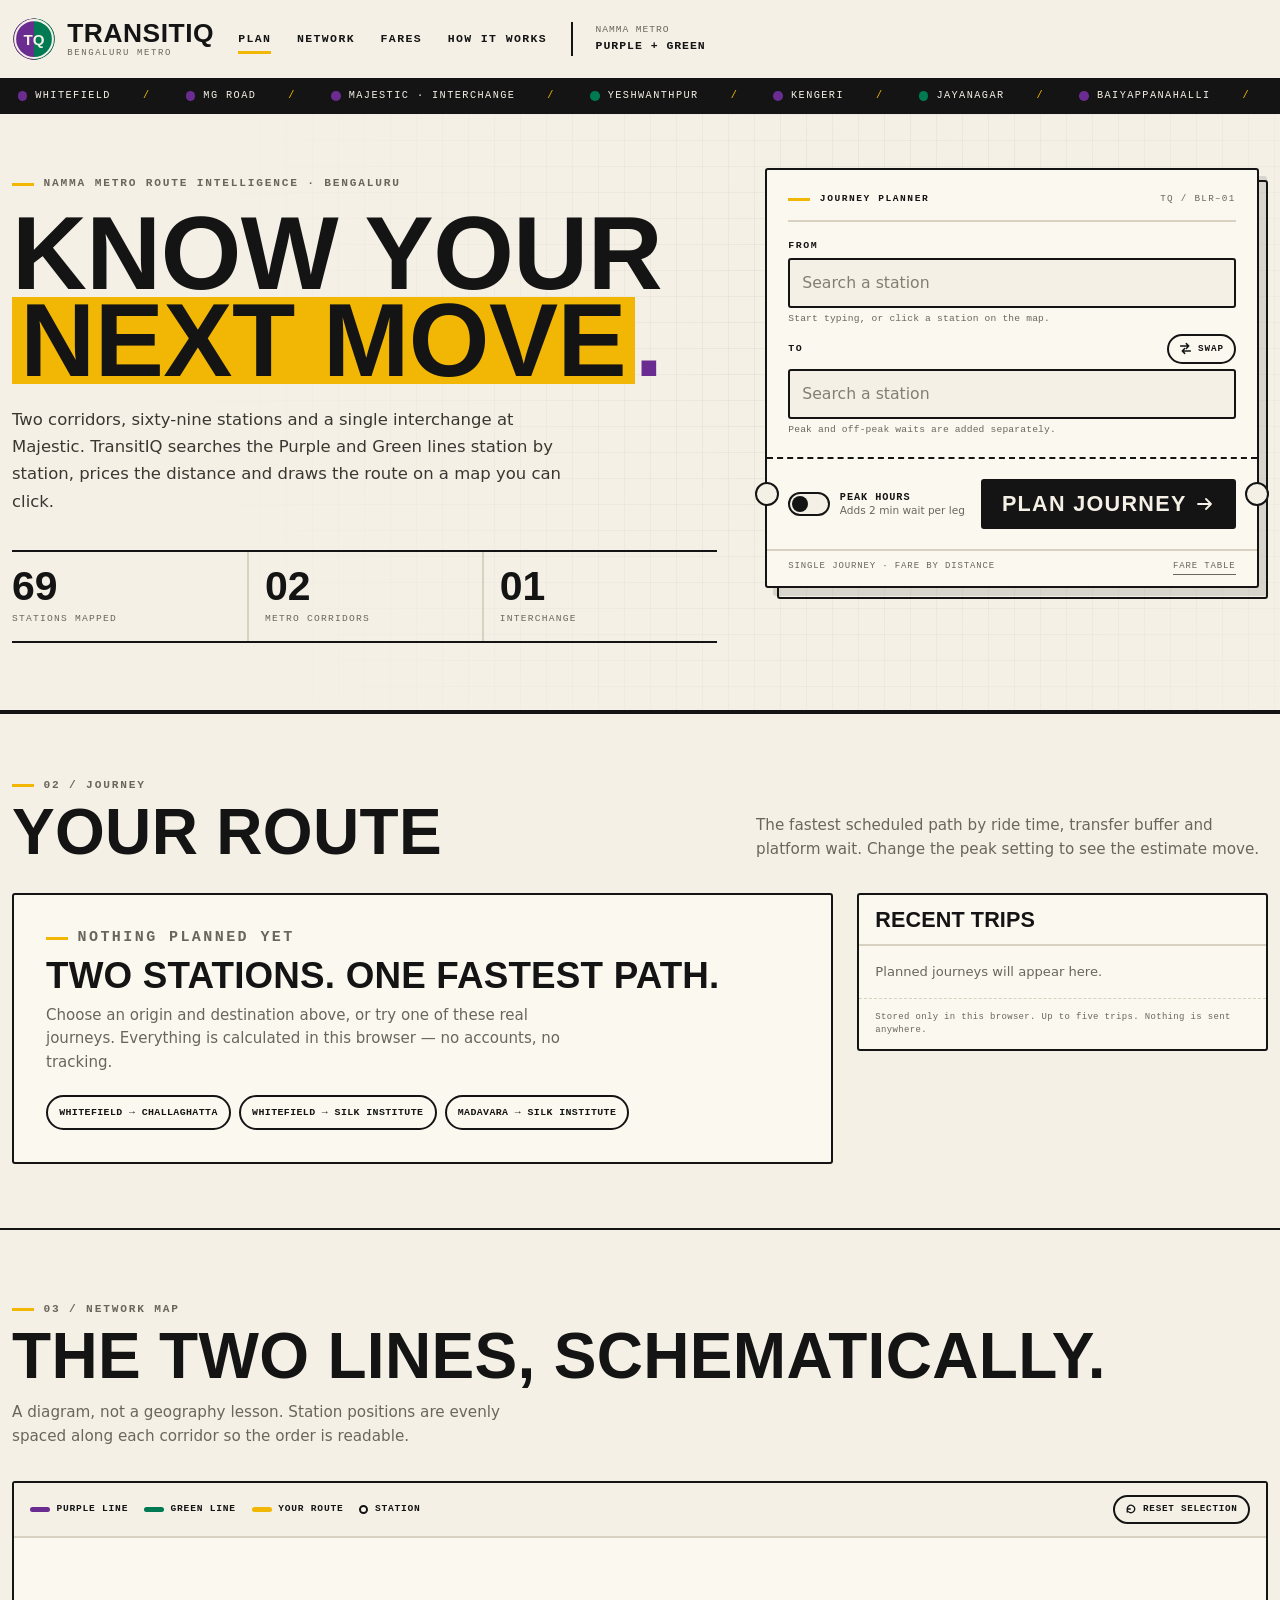
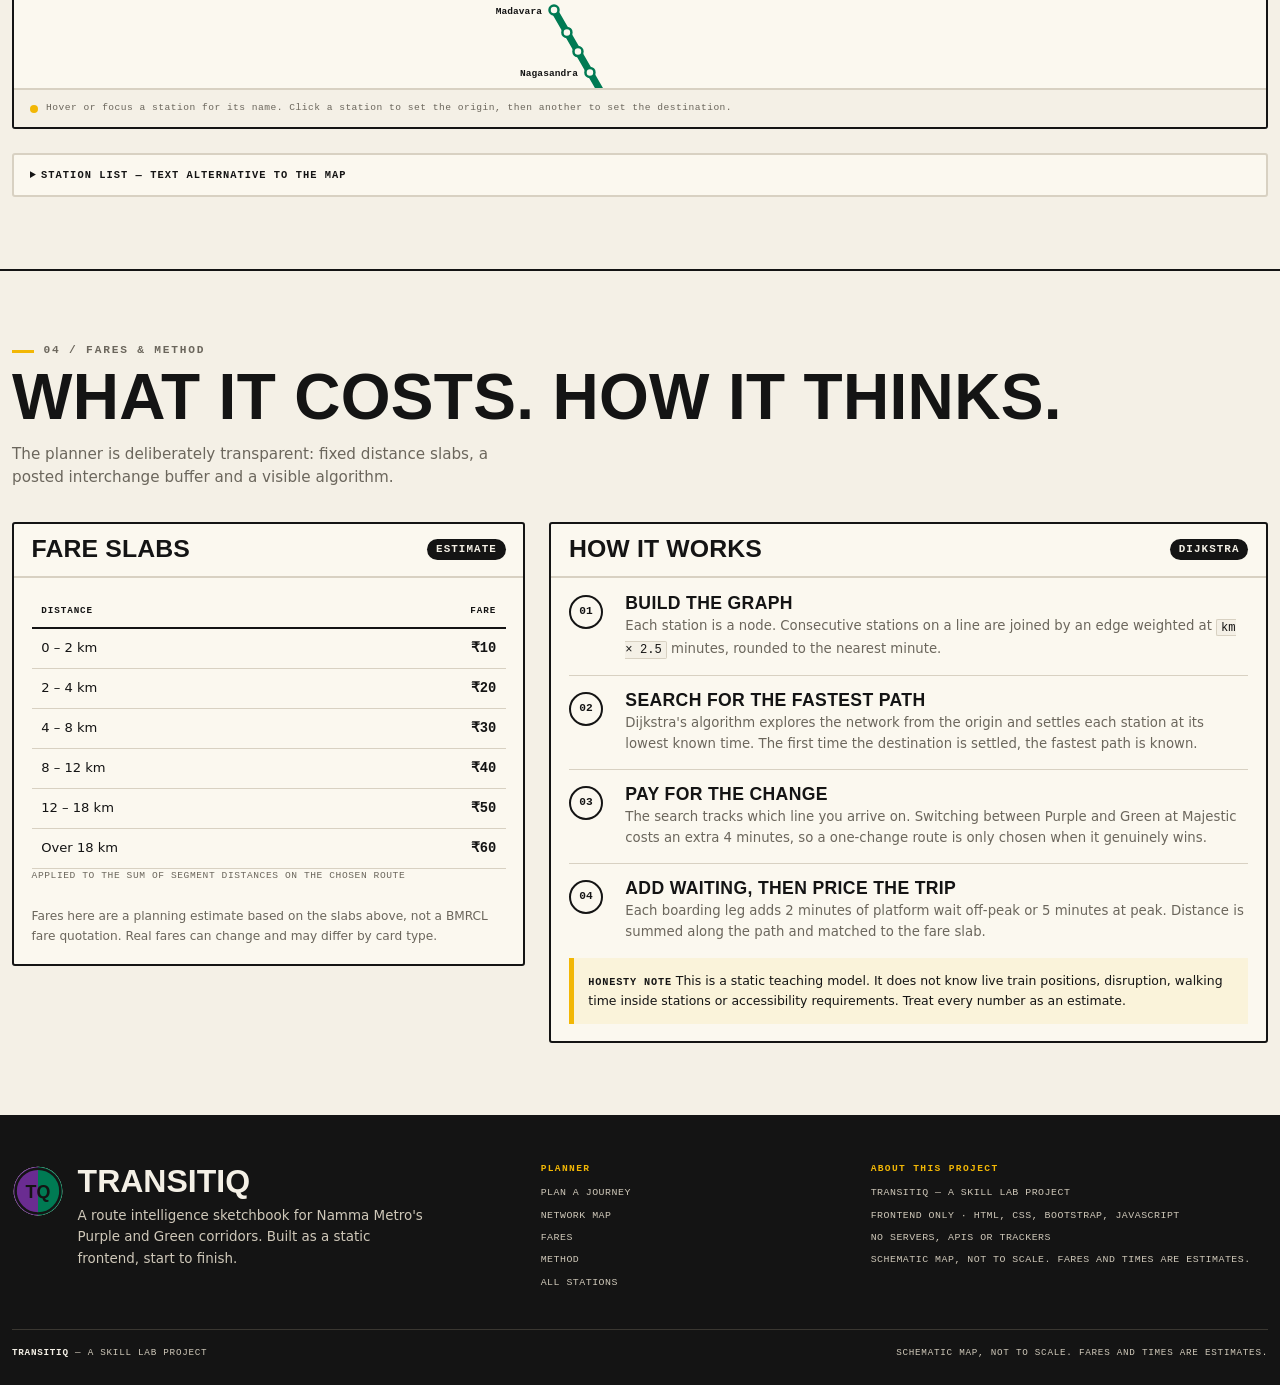
<file: index.html>
<!DOCTYPE html>
<html lang="en">
<head>
  <meta charset="utf-8">
  <meta name="viewport" content="width=device-width, initial-scale=1">
  <title>TransitIQ — Bengaluru Metro Route Intelligence</title>
  <meta name="description" content="Plan the fastest Namma Metro journey across the Purple and Green lines. Real station order, distance-based fare slabs, an interactive schematic map and recent trips.">
  <meta name="theme-color" content="#F4F0E6">
  <link rel="icon" href="data:image/svg+xml,%3Csvg xmlns='http://www.w3.org/2000/svg' viewBox='0 0 64 64'%3E%3Ccircle cx='32' cy='32' r='30' fill='%23141414'/%3E%3Cpath d='M32 2a30 30 0 0 1 0 60z' fill='%23007A53'/%3E%3Cpath d='M32 2a30 30 0 0 0 0 60z' fill='%236A2C91'/%3E%3Ccircle cx='32' cy='32' r='28' fill='none' stroke='%23F4F0E6' stroke-width='3'/%3E%3Ctext x='32' y='41' text-anchor='middle' font-family='Arial Narrow,Arial' font-size='22' font-weight='bold' fill='%23F4F0E6'%3ETQ%3C/text%3E%3C/svg%3E">
  <link rel="stylesheet" href="vendor/bootstrap.min.css">
  <link rel="stylesheet" href="css/style.css">
</head>
<body>
  <a class="skip-link" href="#main">Skip to content</a>

  <header class="site-header">
    <div class="container-xxl">
      <div class="header-inner">
        <a class="brand" href="index.html" aria-label="TransitIQ home">
          <svg class="roundel" viewBox="0 0 64 64" aria-hidden="true" focusable="false">
            <circle cx="32" cy="32" r="30" fill="#141414"></circle>
            <path d="M32 2a30 30 0 0 1 0 60z" fill="#007A53"></path>
            <path d="M32 2a30 30 0 0 0 0 60z" fill="#6A2C91"></path>
            <circle cx="32" cy="32" r="27.5" fill="none" stroke="#F4F0E6" stroke-width="3"></circle>
            <text x="32" y="41" text-anchor="middle" font-family="Bahnschrift Condensed, Arial Narrow, sans-serif" font-size="22" font-weight="700" fill="#F4F0E6">TQ</text>
          </svg>
          <span class="brand-text">
            <span class="brand-name">TransitIQ</span>
            <span class="brand-sub">Bengaluru Metro</span>
          </span>
        </a>

        <nav aria-label="Primary">
          <ul class="nav-list">
            <li><a href="index.html" aria-current="page">Plan</a></li>
            <li><a href="network.html">Network</a></li>
            <li><a href="#fares">Fares</a></li>
            <li><a href="#how">How it works</a></li>
          </ul>
        </nav>

        <p class="header-meta">Namma Metro<strong>Purple + Green</strong></p>
      </div>
    </div>
  </header>

  <div class="ticker" aria-hidden="true">
    <div class="ticker-track">
      <div class="ticker-list">
        <span class="ticker-item"><span class="line-dot line-dot--purple"></span>Whitefield</span>
        <span class="ticker-item"><span class="line-dot line-dot--purple"></span>MG Road</span>
        <span class="ticker-item"><span class="line-dot line-dot--purple"></span>Majestic · interchange</span>
        <span class="ticker-item"><span class="line-dot line-dot--green"></span>Yeshwanthpur</span>
        <span class="ticker-item"><span class="line-dot line-dot--purple"></span>Kengeri</span>
        <span class="ticker-item"><span class="line-dot line-dot--green"></span>Jayanagar</span>
        <span class="ticker-item"><span class="line-dot line-dot--purple"></span>Baiyappanahalli</span>
        <span class="ticker-item"><span class="line-dot line-dot--green"></span>Silk Institute</span>
        <span class="ticker-item"><span class="line-dot line-dot--green"></span>Madavara</span>
        <span class="ticker-item"><span class="line-dot line-dot--purple"></span>Challaghatta</span>
        <span class="ticker-item"><span class="line-dot line-dot--green"></span>Lalbagh</span>
        <span class="ticker-item"><span class="line-dot line-dot--green"></span>Peenya</span>
      </div>
      <div class="ticker-list">
        <span class="ticker-item"><span class="line-dot line-dot--purple"></span>Whitefield</span>
        <span class="ticker-item"><span class="line-dot line-dot--purple"></span>MG Road</span>
        <span class="ticker-item"><span class="line-dot line-dot--purple"></span>Majestic · interchange</span>
        <span class="ticker-item"><span class="line-dot line-dot--green"></span>Yeshwanthpur</span>
        <span class="ticker-item"><span class="line-dot line-dot--purple"></span>Kengeri</span>
        <span class="ticker-item"><span class="line-dot line-dot--green"></span>Jayanagar</span>
        <span class="ticker-item"><span class="line-dot line-dot--purple"></span>Baiyappanahalli</span>
        <span class="ticker-item"><span class="line-dot line-dot--green"></span>Silk Institute</span>
        <span class="ticker-item"><span class="line-dot line-dot--green"></span>Madavara</span>
        <span class="ticker-item"><span class="line-dot line-dot--purple"></span>Challaghatta</span>
        <span class="ticker-item"><span class="line-dot line-dot--green"></span>Lalbagh</span>
        <span class="ticker-item"><span class="line-dot line-dot--green"></span>Peenya</span>
      </div>
    </div>
  </div>

  <main id="main">
    <noscript>
      <div class="container-xxl" style="padding-top: 1.5rem;">
        <p class="callout"><strong>JavaScript required</strong> TransitIQ runs the route search in your browser. Enable JavaScript to plan a journey.</p>
      </div>
    </noscript>

    <section class="hero" aria-labelledby="hero-title">
      <div class="container-xxl">
        <div class="hero-grid">
          <div class="hero-copy">
            <p class="eyebrow">Namma Metro route intelligence · Bengaluru</p>
            <h1 class="display-title" id="hero-title">Know your<br><span class="display-mark">next move</span><span class="display-dot">.</span></h1>
            <p class="lede">Two corridors, sixty-nine stations and a single interchange at Majestic. TransitIQ searches the Purple and Green lines station by station, prices the distance and draws the route on a map you can click.</p>

            <ul class="hero-facts" aria-label="Network at a glance">
              <li class="fact">
                <span class="fact-num">69</span>
                <span class="fact-label">Stations mapped</span>
              </li>
              <li class="fact">
                <span class="fact-num">02</span>
                <span class="fact-label">Metro corridors</span>
              </li>
              <li class="fact">
                <span class="fact-num">01</span>
                <span class="fact-label">Interchange</span>
              </li>
            </ul>
          </div>

          <div class="hero-planner">
            <form class="planner-ticket" id="planner-form" novalidate aria-labelledby="planner-title">
              <span class="ticket-notch ticket-notch--left" aria-hidden="true"></span>
              <span class="ticket-notch ticket-notch--right" aria-hidden="true"></span>

              <div class="ticket-head">
                <p class="eyebrow" id="planner-title">Journey planner</p>
                <span class="ticket-ref">TQ / BLR–01</span>
              </div>

              <div class="ticket-fields">
                <div class="field">
                  <label class="field-label" for="origin-input" id="origin-label">From</label>
                  <div class="combo">
                    <input class="combo-input" id="origin-input" type="text" role="combobox" aria-autocomplete="list" aria-expanded="false" aria-controls="origin-listbox" aria-labelledby="origin-label" autocomplete="off" spellcheck="false" placeholder="Search a station">
                    <button class="combo-clear" id="origin-clear" type="button" aria-label="Clear origin" hidden>×</button>
                    <ul class="combo-list" id="origin-listbox" role="listbox" aria-labelledby="origin-label" hidden></ul>
                  </div>
                  <p class="field-hint" id="origin-hint">Start typing, or click a station on the map.</p>
                </div>

                <div class="swap-row">
                  <label class="field-label" for="destination-input" id="destination-label">To</label>
                  <button class="swap-btn" id="swap-btn" type="button" aria-label="Swap origin and destination">
                    <svg viewBox="0 0 16 16" fill="none" stroke="currentColor" stroke-width="1.8" stroke-linecap="round" stroke-linejoin="round" aria-hidden="true" focusable="false">
                      <path d="M2 5h10M9 2l3 3-3 3"></path>
                      <path d="M14 11H4M7 8l-3 3 3 3"></path>
                    </svg>
                    <span>Swap</span>
                  </button>
                </div>

                <div class="field">
                  <div class="combo">
                    <input class="combo-input" id="destination-input" type="text" role="combobox" aria-autocomplete="list" aria-expanded="false" aria-controls="destination-listbox" aria-labelledby="destination-label" autocomplete="off" spellcheck="false" placeholder="Search a station">
                    <button class="combo-clear" id="destination-clear" type="button" aria-label="Clear destination" hidden>×</button>
                    <ul class="combo-list" id="destination-listbox" role="listbox" aria-labelledby="destination-label" hidden></ul>
                  </div>
                  <p class="field-hint" id="destination-hint">Peak and off-peak waits are added separately.</p>
                </div>

                <p class="planner-error" id="planner-error" role="alert"></p>
              </div>

              <div class="ticket-bottom">
                <label class="peak-toggle">
                  <span class="switch">
                    <input type="checkbox" id="peak-toggle">
                    <span class="switch-track" aria-hidden="true"></span>
                  </span>
                  <span class="switch-copy">
                    <span class="switch-title">Peak hours</span>
                    <span class="switch-hint" id="peak-hint">Adds 2 min wait per leg</span>
                  </span>
                </label>
                <button class="btn-plan" type="submit">
                  Plan journey
                  <svg viewBox="0 0 20 20" fill="none" stroke="currentColor" stroke-width="1.8" stroke-linecap="round" stroke-linejoin="round" aria-hidden="true" focusable="false">
                    <path d="M3 10h13M11 5l5 5-5 5"></path>
                  </svg>
                </button>
              </div>

              <div class="ticket-meta">
                <span>Single journey · fare by distance</span>
                <a href="#fares">Fare table</a>
              </div>
            </form>
          </div>
        </div>
      </div>
    </section>

    <section class="results-section" id="journey" aria-labelledby="journey-title">
      <div class="container-xxl">
        <div class="section-head">
          <div>
            <p class="eyebrow">02 / Journey</p>
            <h2 class="section-title" id="journey-title">Your route</h2>
          </div>
          <p class="section-note">The fastest scheduled path by ride time, transfer buffer and platform wait. Change the peak setting to see the estimate move.</p>
        </div>

        <div class="results-grid">
          <div class="results-panel" id="results" role="region" aria-live="polite" aria-label="Journey results">
            <div class="empty-state">
              <p class="eyebrow">Nothing planned yet</p>
              <h3>Two stations. One fastest path.</h3>
              <p>Choose an origin and destination above, or try one of these real journeys. Everything is calculated in this browser — no accounts, no tracking.</p>
              <div class="sample-routes">
                <button class="sample-btn" type="button" data-origin="whitefield" data-destination="challaghatta">Whitefield → Challaghatta</button>
                <button class="sample-btn" type="button" data-origin="whitefield" data-destination="silk-institute">Whitefield → Silk Institute</button>
                <button class="sample-btn" type="button" data-origin="madavara" data-destination="silk-institute">Madavara → Silk Institute</button>
              </div>
            </div>
          </div>

          <aside class="recent-panel" aria-labelledby="recent-title">
            <div class="recent-head">
              <h3 id="recent-title">Recent trips</h3>
              <button class="recent-clear" id="recent-clear" type="button" hidden>Clear all</button>
            </div>
            <div class="recent-list" id="recent-list">
              <p class="recent-empty">Planned journeys will appear here.</p>
            </div>
            <p class="recent-note">Stored only in this browser. Up to five trips. Nothing is sent anywhere.</p>
          </aside>
        </div>
      </div>
    </section>

    <section class="section" id="map-section" aria-labelledby="map-title">
      <div class="container-xxl">
        <div class="section-head">
          <div>
            <p class="eyebrow">03 / Network map</p>
            <h2 class="section-title" id="map-title">The two lines, schematically.</h2>
          </div>
          <p class="section-note">A diagram, not a geography lesson. Station positions are evenly spaced along each corridor so the order is readable.</p>
        </div>

        <div class="map-shell">
          <div class="map-toolbar">
            <div class="legend" aria-label="Map legend">
              <span class="legend-item"><span class="legend-swatch legend-swatch--purple"></span>Purple Line</span>
              <span class="legend-item"><span class="legend-swatch legend-swatch--green"></span>Green Line</span>
              <span class="legend-item"><span class="legend-swatch legend-swatch--route"></span>Your route</span>
              <span class="legend-item"><span class="legend-swatch legend-swatch--station"></span>Station</span>
            </div>
            <button class="map-reset" id="map-reset" type="button">
              <svg viewBox="0 0 16 16" width="12" height="12" fill="none" stroke="currentColor" stroke-width="1.8" stroke-linecap="round" aria-hidden="true" focusable="false">
                <path d="M3 8a5 5 0 1 1 1.5 3.5M3 12V8h4"></path>
              </svg>
              Reset selection
            </button>
          </div>

          <div class="map-canvas" id="map-canvas">
            <svg class="map-svg" id="network-map" role="group" aria-labelledby="map-svg-title" aria-describedby="map-svg-desc"></svg>
            <div class="map-tooltip" id="map-tooltip" aria-hidden="true" hidden></div>
          </div>

          <p class="map-hint" id="map-hint">Hover or focus a station for its name. Click a station to set the origin, then another to set the destination.</p>
        </div>

        <details class="station-fallback">
          <summary>Station list — text alternative to the map</summary>
          <div class="station-fallback-grid" id="station-fallback-grid"></div>
        </details>
      </div>
    </section>

    <section class="section" id="fares" aria-labelledby="fares-title">
      <div class="container-xxl">
        <div class="section-head">
          <div>
            <p class="eyebrow">04 / Fares &amp; method</p>
            <h2 class="section-title" id="fares-title">What it costs. How it thinks.</h2>
          </div>
          <p class="section-note">The planner is deliberately transparent: fixed distance slabs, a posted interchange buffer and a visible algorithm.</p>
        </div>

        <div class="fares-grid">
          <div class="panel">
            <div class="panel-head">
              <h3>Fare slabs</h3>
              <span class="line-chip line-chip--interchange">Estimate</span>
            </div>
            <div class="panel-body">
              <table class="fare-table">
                <caption>Applied to the sum of segment distances on the chosen route</caption>
                <thead>
                  <tr>
                    <th scope="col">Distance</th>
                    <th scope="col">Fare</th>
                  </tr>
                </thead>
                <tbody id="fare-rows">
                  <tr data-min="0" data-max="2"><td>0 – 2 km</td><td class="fare-amount">₹10</td></tr>
                  <tr data-min="2" data-max="4"><td>2 – 4 km</td><td class="fare-amount">₹20</td></tr>
                  <tr data-min="4" data-max="8"><td>4 – 8 km</td><td class="fare-amount">₹30</td></tr>
                  <tr data-min="8" data-max="12"><td>8 – 12 km</td><td class="fare-amount">₹40</td></tr>
                  <tr data-min="12" data-max="18"><td>12 – 18 km</td><td class="fare-amount">₹50</td></tr>
                  <tr data-min="18" data-max="999"><td>Over 18 km</td><td class="fare-amount">₹60</td></tr>
                </tbody>
              </table>
              <p class="fare-note">Fares here are a planning estimate based on the slabs above, not a BMRCL fare quotation. Real fares can change and may differ by card type.</p>
            </div>
          </div>

          <div class="panel" id="how">
            <div class="panel-head">
              <h3>How it works</h3>
              <span class="line-chip line-chip--interchange">Dijkstra</span>
            </div>
            <div class="panel-body">
              <div class="method-steps">
                <div class="method-step">
                  <span class="step-num">01</span>
                  <div>
                    <h4>Build the graph</h4>
                    <p>Each station is a node. Consecutive stations on a line are joined by an edge weighted at <code>km × 2.5</code> minutes, rounded to the nearest minute.</p>
                  </div>
                </div>
                <div class="method-step">
                  <span class="step-num">02</span>
                  <div>
                    <h4>Search for the fastest path</h4>
                    <p>Dijkstra's algorithm explores the network from the origin and settles each station at its lowest known time. The first time the destination is settled, the fastest path is known.</p>
                  </div>
                </div>
                <div class="method-step">
                  <span class="step-num">03</span>
                  <div>
                    <h4>Pay for the change</h4>
                    <p>The search tracks which line you arrive on. Switching between Purple and Green at Majestic costs an extra 4 minutes, so a one-change route is only chosen when it genuinely wins.</p>
                  </div>
                </div>
                <div class="method-step">
                  <span class="step-num">04</span>
                  <div>
                    <h4>Add waiting, then price the trip</h4>
                    <p>Each boarding leg adds 2 minutes of platform wait off-peak or 5 minutes at peak. Distance is summed along the path and matched to the fare slab.</p>
                  </div>
                </div>
              </div>
              <p class="callout"><strong>Honesty note</strong> This is a static teaching model. It does not know live train positions, disruption, walking time inside stations or accessibility requirements. Treat every number as an estimate.</p>
            </div>
          </div>
        </div>
      </div>
    </section>
  </main>

  <footer class="site-footer">
    <div class="container-xxl">
      <div class="footer-grid">
        <div class="footer-brand">
          <svg class="roundel" viewBox="0 0 64 64" aria-hidden="true" focusable="false">
            <circle cx="32" cy="32" r="30" fill="#F4F0E6"></circle>
            <path d="M32 2a30 30 0 0 1 0 60z" fill="#007A53"></path>
            <path d="M32 2a30 30 0 0 0 0 60z" fill="#6A2C91"></path>
            <circle cx="32" cy="32" r="27.5" fill="none" stroke="#141414" stroke-width="3"></circle>
            <text x="32" y="41" text-anchor="middle" font-family="Bahnschrift Condensed, Arial Narrow, sans-serif" font-size="22" font-weight="700" fill="#141414">TQ</text>
          </svg>
          <div>
            <p class="footer-title">TransitIQ</p>
            <p class="footer-tagline">A route intelligence sketchbook for Namma Metro's Purple and Green corridors. Built as a static frontend, start to finish.</p>
          </div>
        </div>

        <nav class="footer-col" aria-label="Footer">
          <h4>Planner</h4>
          <ul>
            <li><a href="#planner-form">Plan a journey</a></li>
            <li><a href="#map-section">Network map</a></li>
            <li><a href="#fares">Fares</a></li>
            <li><a href="#how">Method</a></li>
            <li><a href="network.html">All stations</a></li>
          </ul>
        </nav>

        <div class="footer-col">
          <h4>About this project</h4>
          <ul>
            <li>TransitIQ — a Skill Lab project</li>
            <li>Frontend only · HTML, CSS, Bootstrap, JavaScript</li>
            <li>No servers, APIs or trackers</li>
            <li>Schematic map, not to scale. Fares and times are estimates.</li>
          </ul>
        </div>
      </div>

      <div class="footer-bottom">
        <span><strong>TransitIQ</strong> — a Skill Lab project</span>
        <span>Schematic map, not to scale. Fares and times are estimates.</span>
      </div>
    </div>
  </footer>

  <script src="vendor/jquery-3.7.1.min.js"></script>
  <script src="vendor/bootstrap.bundle.min.js"></script>
  <script src="js/data.js"></script>
  <script src="js/app.js"></script>
</body>
</html>
</file>
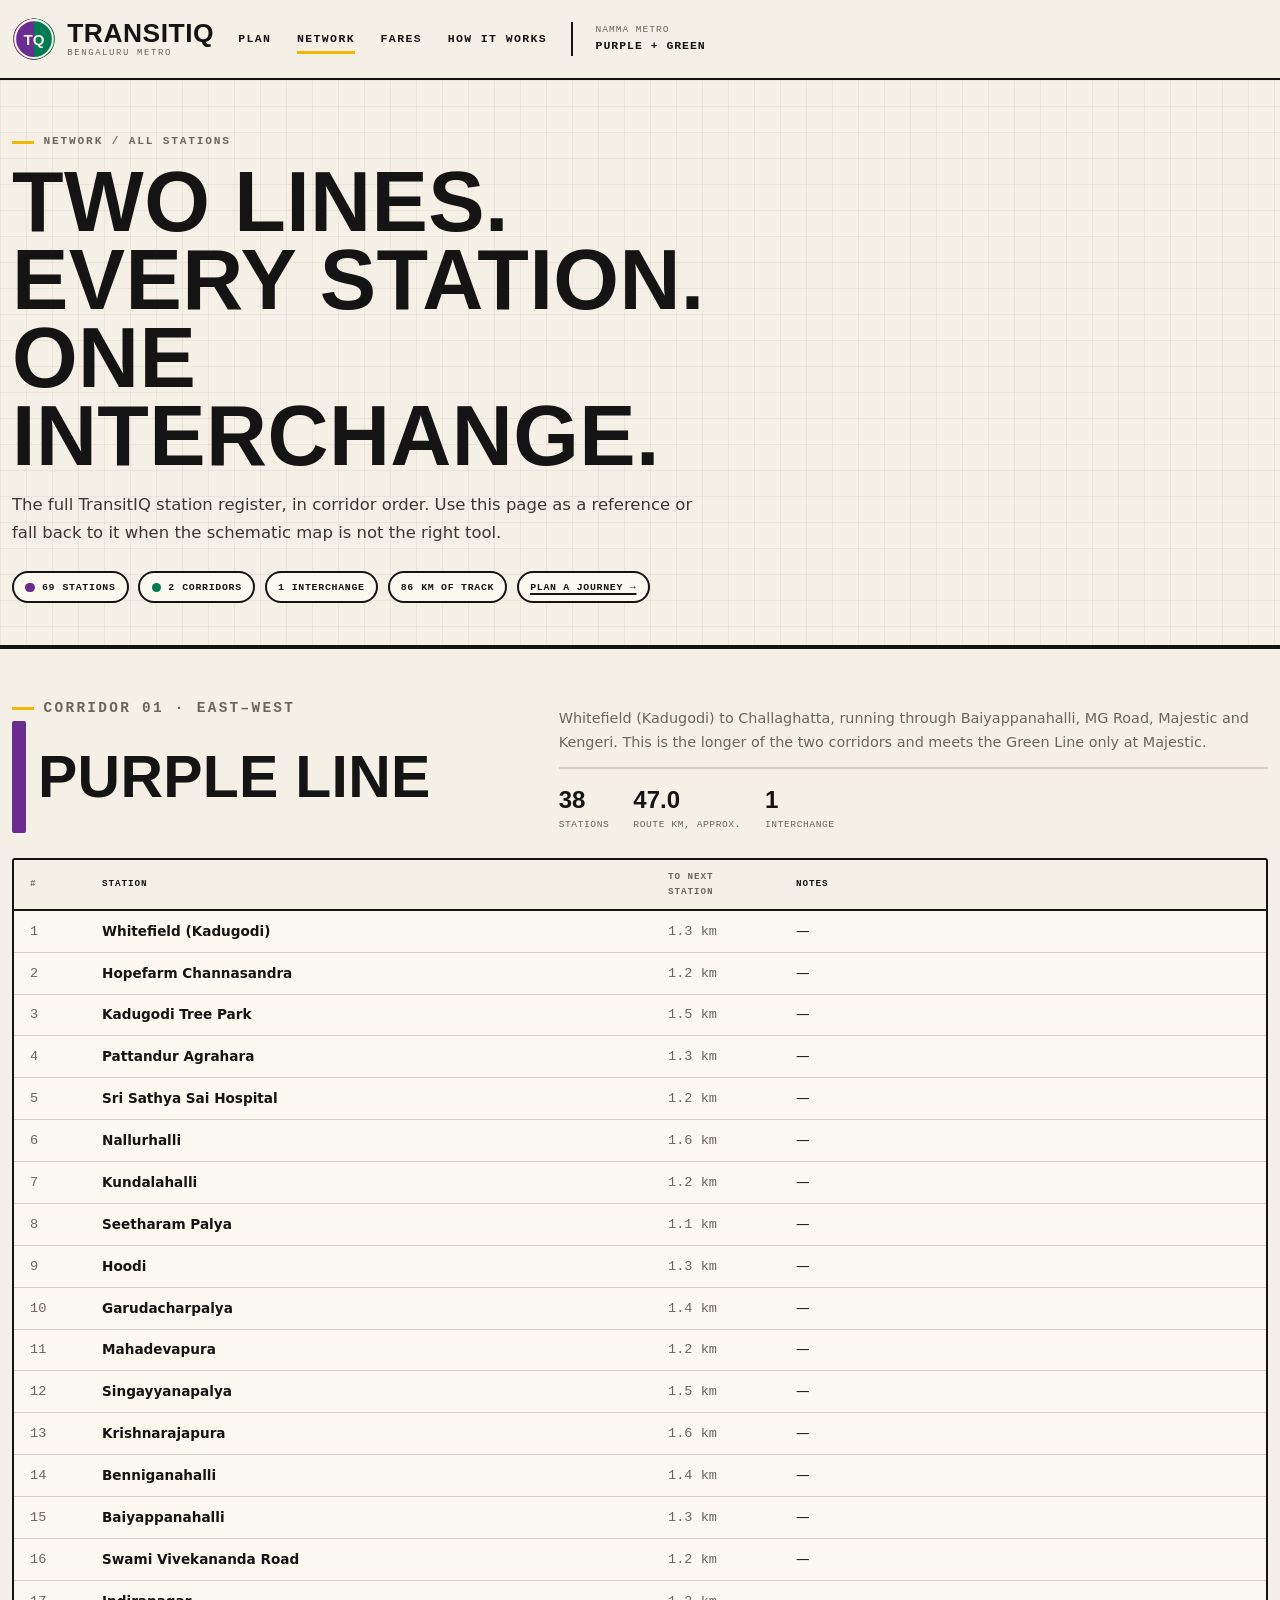
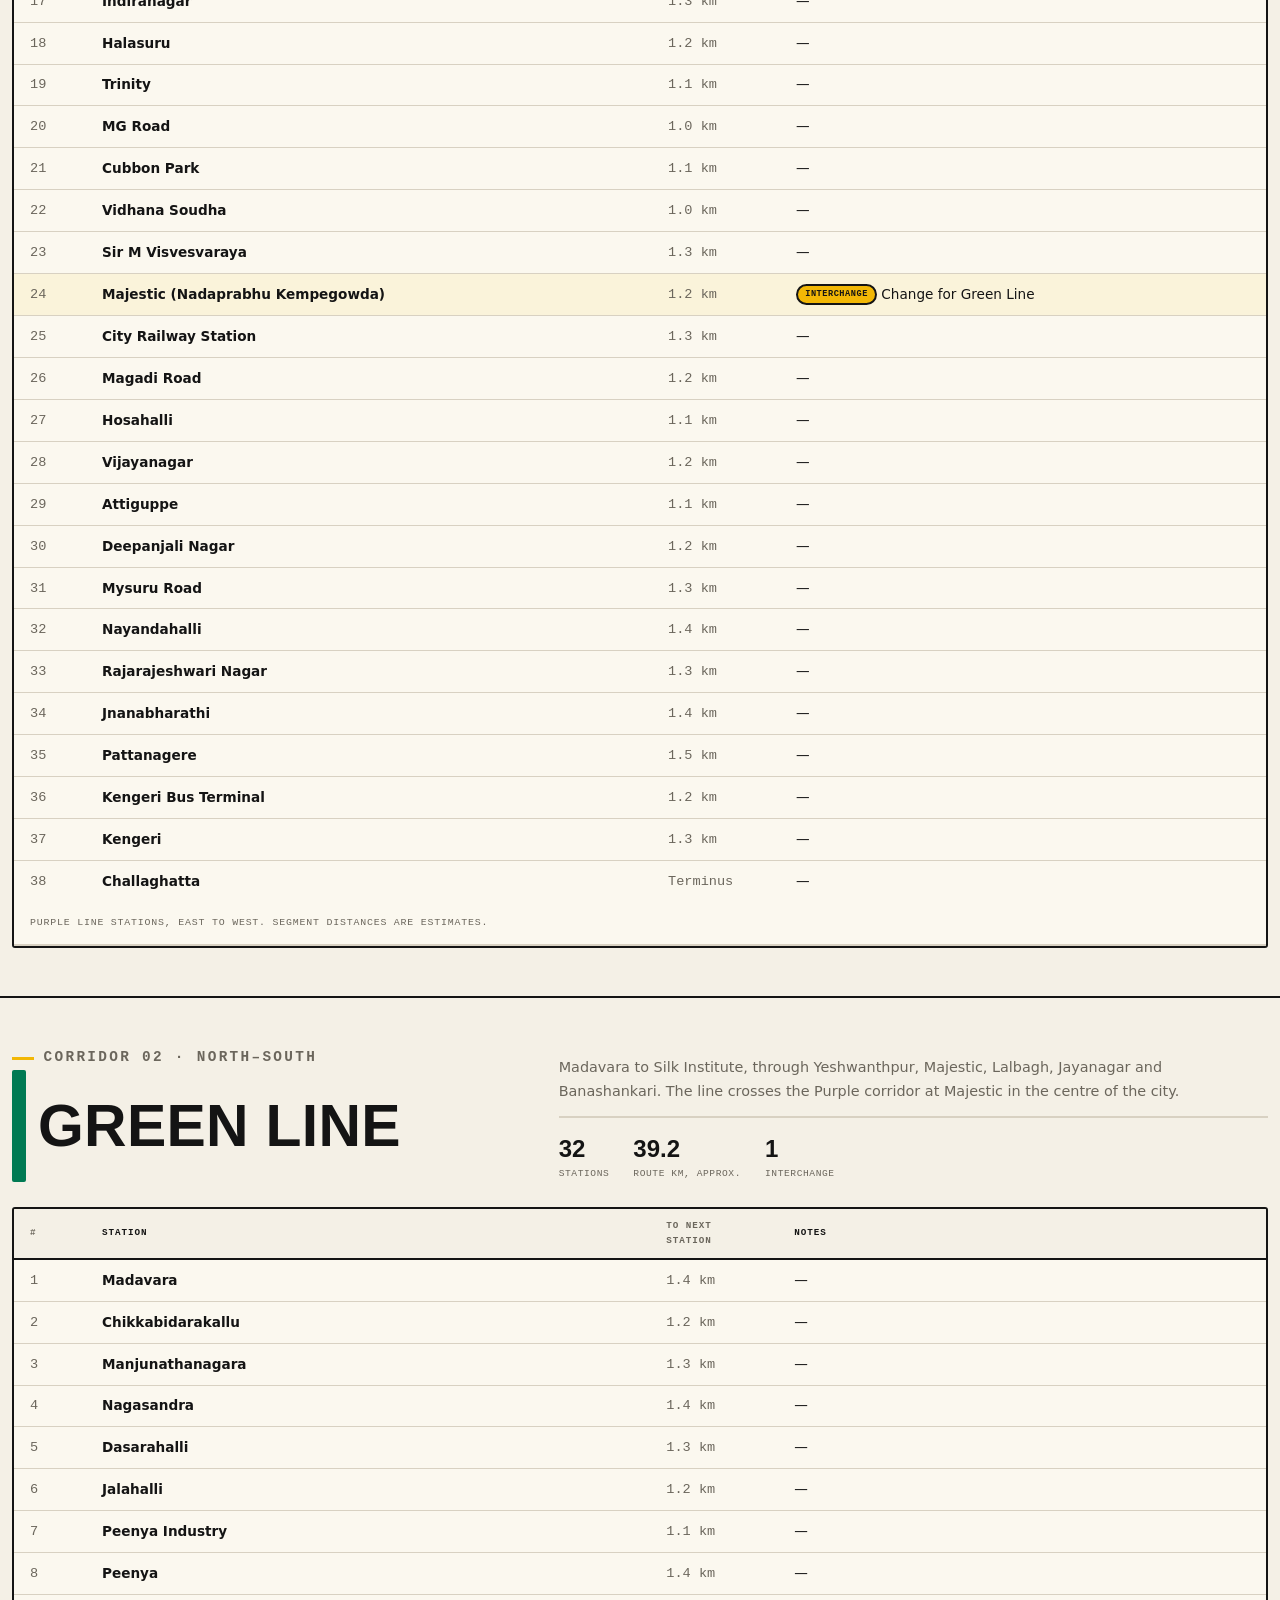
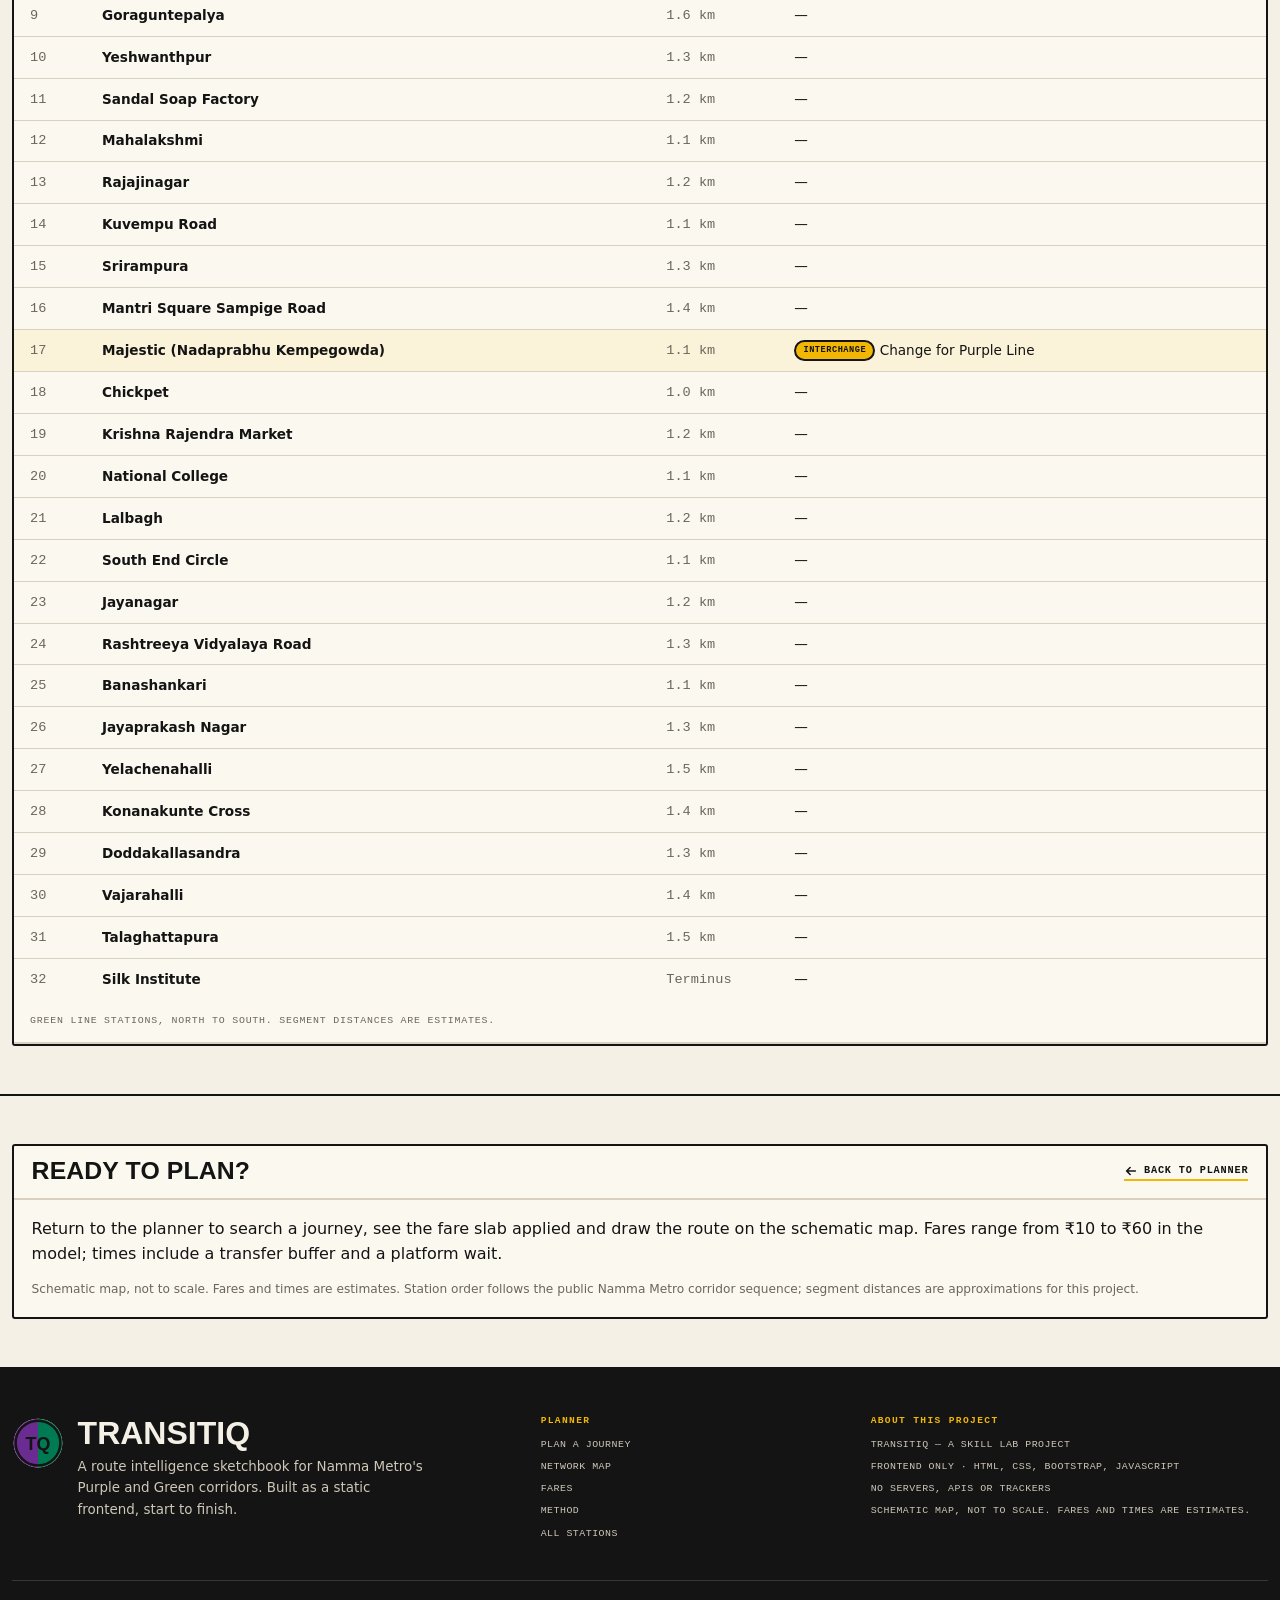
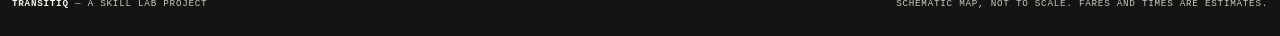
<file: network.html>
<!DOCTYPE html>
<html lang="en">
<head>
  <meta charset="utf-8">
  <meta name="viewport" content="width=device-width, initial-scale=1">
  <title>Network &amp; stations — TransitIQ</title>
  <meta name="description" content="The full TransitIQ station list for Namma Metro's Purple and Green lines, with order, segment distances, station counts and the Majestic interchange.">
  <meta name="theme-color" content="#F4F0E6">
  <link rel="icon" href="data:image/svg+xml,%3Csvg xmlns='http://www.w3.org/2000/svg' viewBox='0 0 64 64'%3E%3Ccircle cx='32' cy='32' r='30' fill='%23141414'/%3E%3Cpath d='M32 2a30 30 0 0 1 0 60z' fill='%23007A53'/%3E%3Cpath d='M32 2a30 30 0 0 0 0 60z' fill='%236A2C91'/%3E%3Ccircle cx='32' cy='32' r='28' fill='none' stroke='%23F4F0E6' stroke-width='3'/%3E%3Ctext x='32' y='41' text-anchor='middle' font-family='Arial Narrow,Arial' font-size='22' font-weight='bold' fill='%23F4F0E6'%3ETQ%3C/text%3E%3C/svg%3E">
  <link rel="stylesheet" href="vendor/bootstrap.min.css">
  <link rel="stylesheet" href="css/style.css">
</head>
<body>
  <a class="skip-link" href="#main">Skip to content</a>

  <header class="site-header">
    <div class="container-xxl">
      <div class="header-inner">
        <a class="brand" href="index.html" aria-label="TransitIQ home">
          <svg class="roundel" viewBox="0 0 64 64" aria-hidden="true" focusable="false">
            <circle cx="32" cy="32" r="30" fill="#141414"></circle>
            <path d="M32 2a30 30 0 0 1 0 60z" fill="#007A53"></path>
            <path d="M32 2a30 30 0 0 0 0 60z" fill="#6A2C91"></path>
            <circle cx="32" cy="32" r="27.5" fill="none" stroke="#F4F0E6" stroke-width="3"></circle>
            <text x="32" y="41" text-anchor="middle" font-family="Bahnschrift Condensed, Arial Narrow, sans-serif" font-size="22" font-weight="700" fill="#F4F0E6">TQ</text>
          </svg>
          <span class="brand-text">
            <span class="brand-name">TransitIQ</span>
            <span class="brand-sub">Bengaluru Metro</span>
          </span>
        </a>

        <nav aria-label="Primary">
          <ul class="nav-list">
            <li><a href="index.html">Plan</a></li>
            <li><a href="network.html" aria-current="page">Network</a></li>
            <li><a href="index.html#fares">Fares</a></li>
            <li><a href="index.html#how">How it works</a></li>
          </ul>
        </nav>

        <p class="header-meta">Namma Metro<strong>Purple + Green</strong></p>
      </div>
    </div>
  </header>

  <main id="main">
    <section class="page-hero" aria-labelledby="network-title">
      <div class="container-xxl">
        <p class="eyebrow">Network / all stations</p>
        <h1 id="network-title">Two lines. Every station. One interchange.</h1>
        <p class="lede">The full TransitIQ station register, in corridor order. Use this page as a reference or fall back to it when the schematic map is not the right tool.</p>

        <div class="network-summary" aria-label="Network summary">
          <span class="summary-chip"><span class="line-dot line-dot--purple"></span><span data-stat="stations">69</span> stations</span>
          <span class="summary-chip"><span class="line-dot line-dot--green"></span><span data-stat="lines">2</span> corridors</span>
          <span class="summary-chip"><span data-stat="interchanges">1</span> interchange</span>
          <span class="summary-chip"><span data-stat="network-km">86</span> km of track</span>
          <a class="summary-chip" href="index.html#planner-form">Plan a journey →</a>
        </div>
      </div>
    </section>

    <noscript>
      <div class="container-xxl" style="padding-top: 1.5rem;">
        <p class="callout"><strong>JavaScript required</strong> The station tables on this page are generated from the network dataset. Enable JavaScript to view them.</p>
      </div>
    </noscript>

    <section class="line-block" aria-labelledby="purple-title">
      <div class="container-xxl">
        <div class="line-block-head">
          <div>
            <p class="eyebrow">Corridor 01 · East–West</p>
            <h2 class="line-block-title" id="purple-title"><span class="line-bar line-bar--purple" aria-hidden="true"></span>Purple Line</h2>
          </div>
          <div>
            <p>Whitefield (Kadugodi) to Challaghatta, running through Baiyappanahalli, MG Road, Majestic and Kengeri. This is the longer of the two corridors and meets the Green Line only at Majestic.</p>
            <div class="line-facts">
              <span class="line-fact"><strong data-line-count="purple">38</strong>Stations</span>
              <span class="line-fact"><strong data-line-km="purple">47.0</strong>Route km, approx.</span>
              <span class="line-fact"><strong>1</strong>Interchange</span>
            </div>
          </div>
        </div>

        <div class="station-table-wrap">
          <table class="station-table" id="purple-stations-table">
            <caption>Purple Line stations, east to west. Segment distances are estimates.</caption>
            <thead>
              <tr>
                <th scope="col" class="station-order">#</th>
                <th scope="col">Station</th>
                <th scope="col" class="seg-km">To next station</th>
                <th scope="col">Notes</th>
              </tr>
            </thead>
            <tbody id="purple-table-body"></tbody>
          </table>
        </div>
      </div>
    </section>

    <section class="line-block" aria-labelledby="green-title">
      <div class="container-xxl">
        <div class="line-block-head">
          <div>
            <p class="eyebrow">Corridor 02 · North–South</p>
            <h2 class="line-block-title" id="green-title"><span class="line-bar line-bar--green" aria-hidden="true"></span>Green Line</h2>
          </div>
          <div>
            <p>Madavara to Silk Institute, through Yeshwanthpur, Majestic, Lalbagh, Jayanagar and Banashankari. The line crosses the Purple corridor at Majestic in the centre of the city.</p>
            <div class="line-facts">
              <span class="line-fact"><strong data-line-count="green">32</strong>Stations</span>
              <span class="line-fact"><strong data-line-km="green">39.2</strong>Route km, approx.</span>
              <span class="line-fact"><strong>1</strong>Interchange</span>
            </div>
          </div>
        </div>

        <div class="station-table-wrap">
          <table class="station-table" id="green-stations-table">
            <caption>Green Line stations, north to south. Segment distances are estimates.</caption>
            <thead>
              <tr>
                <th scope="col" class="station-order">#</th>
                <th scope="col">Station</th>
                <th scope="col" class="seg-km">To next station</th>
                <th scope="col">Notes</th>
              </tr>
            </thead>
            <tbody id="green-table-body"></tbody>
          </table>
        </div>
      </div>
    </section>

    <section class="section section--tight" aria-labelledby="next-title">
      <div class="container-xxl">
        <div class="panel">
          <div class="panel-head">
            <h3 id="next-title">Ready to plan?</h3>
            <a class="back-link" href="index.html">
              <svg viewBox="0 0 16 16" fill="none" stroke="currentColor" stroke-width="1.8" stroke-linecap="round" stroke-linejoin="round" aria-hidden="true" focusable="false">
                <path d="M13 8H3M7 4 3 8l4 4"></path>
              </svg>
              Back to planner
            </a>
          </div>
          <div class="panel-body">
            <p>Return to the planner to search a journey, see the fare slab applied and draw the route on the schematic map. Fares range from ₹10 to ₹60 in the model; times include a transfer buffer and a platform wait.</p>
            <p class="fare-note">Schematic map, not to scale. Fares and times are estimates. Station order follows the public Namma Metro corridor sequence; segment distances are approximations for this project.</p>
          </div>
        </div>
      </div>
    </section>
  </main>

  <footer class="site-footer">
    <div class="container-xxl">
      <div class="footer-grid">
        <div class="footer-brand">
          <svg class="roundel" viewBox="0 0 64 64" aria-hidden="true" focusable="false">
            <circle cx="32" cy="32" r="30" fill="#F4F0E6"></circle>
            <path d="M32 2a30 30 0 0 1 0 60z" fill="#007A53"></path>
            <path d="M32 2a30 30 0 0 0 0 60z" fill="#6A2C91"></path>
            <circle cx="32" cy="32" r="27.5" fill="none" stroke="#141414" stroke-width="3"></circle>
            <text x="32" y="41" text-anchor="middle" font-family="Bahnschrift Condensed, Arial Narrow, sans-serif" font-size="22" font-weight="700" fill="#141414">TQ</text>
          </svg>
          <div>
            <p class="footer-title">TransitIQ</p>
            <p class="footer-tagline">A route intelligence sketchbook for Namma Metro's Purple and Green corridors. Built as a static frontend, start to finish.</p>
          </div>
        </div>

        <nav class="footer-col" aria-label="Footer">
          <h4>Planner</h4>
          <ul>
            <li><a href="index.html#planner-form">Plan a journey</a></li>
            <li><a href="index.html#map-section">Network map</a></li>
            <li><a href="index.html#fares">Fares</a></li>
            <li><a href="index.html#how">Method</a></li>
            <li><a href="network.html">All stations</a></li>
          </ul>
        </nav>

        <div class="footer-col">
          <h4>About this project</h4>
          <ul>
            <li>TransitIQ — a Skill Lab project</li>
            <li>Frontend only · HTML, CSS, Bootstrap, JavaScript</li>
            <li>No servers, APIs or trackers</li>
            <li>Schematic map, not to scale. Fares and times are estimates.</li>
          </ul>
        </div>
      </div>

      <div class="footer-bottom">
        <span><strong>TransitIQ</strong> — a Skill Lab project</span>
        <span>Schematic map, not to scale. Fares and times are estimates.</span>
      </div>
    </div>
  </footer>

  <script src="vendor/jquery-3.7.1.min.js"></script>
  <script src="vendor/bootstrap.bundle.min.js"></script>
  <script src="js/data.js"></script>
  <script src="js/app.js"></script>
</body>
</html>
</file>
<file: css/style.css>
/*
 * TransitIQ — css/style.css
 * ------------------------------------------------------------------
 * Design language: a transit wayfinding system crossed with an
 * editorial poster. Paper stock, thick rules, condensed display type,
 * and a ticket-stub planner panel.
 *
 * Sections
 *   01. Tokens and base
 *   02. Utilities and accessibility
 *   03. Header, brand, navigation, ticker
 *   04. Hero and planner ticket
 *   05. Custom combobox
 *   06. Results, timeline, recent trips
 *   07. SVG network map
 *   08. Fares, method, footer
 *   09. Network page
 *   10. Responsive and motion preferences
 * ------------------------------------------------------------------
 */

/* ==================================================================
   01. Tokens and base
   ================================================================== */
:root {
  --paper: #F4F0E6;
  --surface: #FBF8EF;
  --ink: #141414;
  --purple: #6A2C91;
  --green: #007A53;
  --amber: #F2B705;
  --muted: #6B665C;
  --border: #D8D1C2;
  --border-strong: #141414;
  --shadow-hard: 8px 8px 0 rgba(20, 20, 20, 0.12);
  --font-display: "Bahnschrift Condensed", "Bahnschrift", "Arial Narrow", Impact, sans-serif;
  --font-body: "Segoe UI", system-ui, -apple-system, "Helvetica Neue", Arial, sans-serif;
  --font-mono: Consolas, "Courier New", ui-monospace, monospace;
  --rule: 2px solid var(--ink);
  --focus: #B07C00;
  --radius: 3px;
}

*,
*::before,
*::after {
  box-sizing: border-box;
}

html {
  scroll-behavior: smooth;
}

body {
  margin: 0;
  background: var(--paper);
  color: var(--ink);
  font-family: var(--font-body);
  font-size: 1rem;
  line-height: 1.55;
  overflow-x: hidden;
  -webkit-font-smoothing: antialiased;
}

::selection {
  background: var(--amber);
  color: var(--ink);
}

h1,
h2,
h3,
h4 {
  margin: 0;
  font-family: var(--font-display);
  font-weight: 700;
  line-height: 0.92;
  text-transform: uppercase;
  letter-spacing: 0.005em;
}

p {
  margin: 0;
}

a {
  color: inherit;
  text-decoration-thickness: 2px;
  text-underline-offset: 3px;
}

a:hover {
  text-decoration-color: var(--amber);
}

img,
svg {
  display: block;
  max-width: 100%;
}

ul,
ol {
  margin: 0;
  padding: 0;
  list-style: none;
}

button,
input {
  font: inherit;
  color: inherit;
}

button {
  cursor: pointer;
}

hr {
  margin: 0;
  border: 0;
  border-top: var(--rule);
  opacity: 1;
}

/* ==================================================================
   02. Utilities and accessibility
   ================================================================== */
.sr-only {
  position: absolute;
  width: 1px;
  height: 1px;
  padding: 0;
  margin: -1px;
  overflow: hidden;
  clip: rect(0, 0, 0, 0);
  white-space: nowrap;
  border: 0;
}

.skip-link {
  position: fixed;
  top: 0;
  left: 0;
  z-index: 2000;
  padding: 0.75rem 1.25rem;
  background: var(--ink);
  color: var(--paper);
  font-family: var(--font-mono);
  font-size: 0.8rem;
  letter-spacing: 0.08em;
  text-transform: uppercase;
  text-decoration: none;
  transform: translateY(-120%);
  transition: transform 160ms ease;
}

.skip-link:focus {
  transform: translateY(0);
  outline: 3px solid var(--amber);
  outline-offset: -6px;
}

:focus-visible {
  outline: 3px solid var(--focus);
  outline-offset: 3px;
}

.eyebrow {
  display: flex;
  align-items: center;
  gap: 0.6rem;
  font-family: var(--font-mono);
  font-size: 0.7rem;
  font-weight: 700;
  letter-spacing: 0.16em;
  line-height: 1.4;
  text-transform: uppercase;
  color: var(--muted);
}

.eyebrow::before {
  content: "";
  width: 22px;
  height: 3px;
  flex: 0 0 auto;
  background: var(--amber);
}

.eyebrow--ink {
  color: var(--ink);
}

.mono {
  font-family: var(--font-mono);
  font-variant-numeric: tabular-nums;
}

.line-dot {
  display: inline-block;
  width: 0.6rem;
  height: 0.6rem;
  border-radius: 50%;
  flex: 0 0 auto;
}

.line-dot--purple {
  background: var(--purple);
}

.line-dot--green {
  background: var(--green);
}

.line-chip {
  display: inline-flex;
  align-items: center;
  gap: 0.4rem;
  padding: 0.15rem 0.55rem 0.2rem;
  border-radius: 999px;
  font-family: var(--font-mono);
  font-size: 0.68rem;
  font-weight: 700;
  letter-spacing: 0.1em;
  line-height: 1.4;
  text-transform: uppercase;
  color: #fff;
  white-space: nowrap;
}

.line-chip--purple {
  background: var(--purple);
}

.line-chip--green {
  background: var(--green);
}

.line-chip--interchange {
  background: var(--ink);
  color: var(--paper);
}

.section {
  padding: 4.5rem 0;
  border-top: var(--rule);
}

.section--tight {
  padding: 3rem 0;
}

.section-head {
  display: flex;
  flex-wrap: wrap;
  align-items: flex-end;
  justify-content: space-between;
  gap: 1rem;
  margin-bottom: 2rem;
}

.section-title {
  margin-top: 0.55rem;
  font-size: clamp(2.6rem, 5vw, 4.6rem);
}

.section-note {
  max-width: 32rem;
  color: var(--muted);
  font-size: 0.95rem;
}

/* ==================================================================
   03. Header, brand, navigation, ticker
   ================================================================== */
.site-header {
  position: relative;
  z-index: 100;
  background: var(--paper);
  border-bottom: var(--rule);
}

.header-inner {
  display: flex;
  align-items: center;
  gap: 1.5rem;
  min-height: 78px;
  padding: 0.7rem 0;
}

.brand {
  display: inline-flex;
  align-items: center;
  gap: 0.7rem;
  text-decoration: none;
  flex: 0 0 auto;
}

.brand:hover {
  text-decoration: none;
}

.roundel {
  width: 44px;
  height: 44px;
  flex: 0 0 auto;
}

.brand-text {
  display: flex;
  flex-direction: column;
  line-height: 1;
}

.brand-name {
  font-family: var(--font-display);
  font-size: 1.65rem;
  font-weight: 700;
  letter-spacing: 0.02em;
  text-transform: uppercase;
}

.brand-sub {
  margin-top: 0.2rem;
  font-family: var(--font-mono);
  font-size: 0.56rem;
  letter-spacing: 0.18em;
  text-transform: uppercase;
  color: var(--muted);
}

.nav-list {
  display: flex;
  align-items: center;
  gap: 1.6rem;
  margin-left: auto;
}

.nav-list a {
  position: relative;
  display: inline-block;
  padding: 0.35rem 0;
  font-family: var(--font-mono);
  font-size: 0.72rem;
  font-weight: 700;
  letter-spacing: 0.12em;
  text-decoration: none;
  text-transform: uppercase;
}

.nav-list a::after {
  content: "";
  position: absolute;
  left: 0;
  right: 0;
  bottom: 0;
  height: 3px;
  background: var(--amber);
  transform: scaleX(0);
  transform-origin: left;
  transition: transform 180ms ease;
}

.nav-list a:hover::after,
.nav-list a:focus-visible::after,
.nav-list a[aria-current="page"]::after {
  transform: scaleX(1);
}

.nav-list a[aria-current="page"] {
  text-decoration: none;
}

.header-meta {
  flex: 0 0 auto;
  padding-left: 1.4rem;
  border-left: var(--rule);
  font-family: var(--font-mono);
  font-size: 0.6rem;
  letter-spacing: 0.1em;
  line-height: 1.6;
  text-transform: uppercase;
  color: var(--muted);
}

.header-meta strong {
  display: block;
  color: var(--ink);
  font-size: 0.72rem;
}

/* Station ticker strip */
.ticker {
  overflow: hidden;
  background: var(--ink);
  color: var(--paper);
  border-bottom: var(--rule);
}

.ticker-track {
  display: flex;
  width: max-content;
  animation: ticker-slide 70s linear infinite;
}

.ticker-list {
  display: flex;
  align-items: center;
  gap: 2.2rem;
  padding: 0.5rem 1.1rem;
}

.ticker-item {
  display: inline-flex;
  align-items: center;
  gap: 0.5rem;
  font-family: var(--font-mono);
  font-size: 0.64rem;
  letter-spacing: 0.14em;
  white-space: nowrap;
  text-transform: uppercase;
  color: var(--paper);
}

.ticker-item::after {
  content: "/";
  margin-left: 1.5rem;
  color: var(--amber);
}

@keyframes ticker-slide {
  from {
    transform: translateX(0);
  }
  to {
    transform: translateX(-50%);
  }
}

/* ==================================================================
   04. Hero and planner ticket
   ================================================================== */
.hero {
  position: relative;
  padding: 3.4rem 0 4.2rem;
  background-color: var(--paper);
  background-image:
    linear-gradient(rgba(20, 20, 20, 0.055) 1px, transparent 1px),
    linear-gradient(90deg, rgba(20, 20, 20, 0.055) 1px, transparent 1px);
  background-size: 26px 26px;
  border-bottom: var(--rule);
}

.hero::after {
  content: "";
  position: absolute;
  inset: 0;
  background: radial-gradient(circle at 70% 40%, rgba(244, 240, 230, 0) 0, var(--paper) 78%);
  pointer-events: none;
}

.hero > .container-xxl {
  position: relative;
  z-index: 1;
}

.hero-grid {
  display: grid;
  grid-template-columns: minmax(0, 7fr) minmax(0, 5fr);
  gap: 3rem;
  align-items: start;
}

.hero-copy {
  padding-top: 0.5rem;
}

.display-title {
  margin: 1.1rem 0 1.4rem;
  font-size: clamp(3.5rem, 8.1vw, 7.8rem);
  line-height: 0.84;
  letter-spacing: -0.005em;
}

.display-mark {
  position: relative;
  display: inline-block;
  padding: 0 0.08em;
  background: var(--amber);
  box-decoration-break: clone;
  -webkit-box-decoration-break: clone;
}

.display-dot {
  color: var(--purple);
}

.lede {
  max-width: 35rem;
  font-size: 1.03rem;
  line-height: 1.65;
  color: #3A3731;
}

.hero-facts {
  display: grid;
  grid-template-columns: repeat(3, 1fr);
  margin-top: 2.2rem;
  border-top: var(--rule);
  border-bottom: var(--rule);
}

.fact {
  padding: 0.9rem 1rem 0.9rem 0;
}

.fact + .fact {
  padding-left: 1rem;
  border-left: 2px solid var(--border);
}

.fact-num {
  display: block;
  font-family: var(--font-display);
  font-size: clamp(1.8rem, 3.2vw, 2.6rem);
  font-weight: 700;
  line-height: 1;
}

.fact-label {
  display: block;
  margin-top: 0.3rem;
  font-family: var(--font-mono);
  font-size: 0.6rem;
  letter-spacing: 0.13em;
  line-height: 1.5;
  text-transform: uppercase;
  color: var(--muted);
}

.hero-planner {
  position: relative;
  padding: 0 0.55rem 0.7rem 0;
}

.hero-planner::after {
  content: "";
  position: absolute;
  top: 0.75rem;
  right: 0;
  bottom: 0;
  left: 0.75rem;
  border: var(--rule);
  border-radius: var(--radius);
  z-index: 0;
  pointer-events: none;
}

.planner-ticket {
  position: relative;
  z-index: 1;
  background: var(--surface);
  border: var(--rule);
  border-radius: var(--radius);
  padding: 1.35rem 1.35rem 0;
  box-shadow: var(--shadow-hard);
}

.ticket-notch {
  position: absolute;
  z-index: 3;
  top: calc(100% - 92px);
  width: 24px;
  height: 24px;
  border: var(--rule);
  border-radius: 50%;
  background: var(--paper);
  transform: translate(-50%, -50%);
  pointer-events: none;
}

.ticket-notch--left {
  left: 0;
}

.ticket-notch--right {
  left: 100%;
}

.ticket-head {
  display: flex;
  align-items: center;
  justify-content: space-between;
  gap: 1rem;
  padding-bottom: 0.85rem;
  border-bottom: 2px solid var(--border);
}

.ticket-head .eyebrow {
  color: var(--ink);
  font-size: 0.6rem;
}

.ticket-ref {
  font-family: var(--font-mono);
  font-size: 0.58rem;
  letter-spacing: 0.14em;
  text-transform: uppercase;
  color: var(--muted);
  white-space: nowrap;
}

.ticket-fields {
  padding-top: 1rem;
}

.field {
  position: relative;
}

.field + .field {
  margin-top: 0.2rem;
}

.field-label {
  display: block;
  margin-bottom: 0.3rem;
  font-family: var(--font-mono);
  font-size: 0.62rem;
  font-weight: 700;
  letter-spacing: 0.16em;
  text-transform: uppercase;
}

.swap-row {
  display: flex;
  align-items: center;
  justify-content: space-between;
  gap: 1rem;
  min-height: 40px;
  padding: 0.15rem 0;
}

.swap-row .field-label {
  margin: 0;
}

.swap-btn {
  display: inline-flex;
  align-items: center;
  justify-content: center;
  gap: 0.4rem;
  width: auto;
  height: 30px;
  padding: 0 0.6rem;
  border: 2px solid var(--ink);
  border-radius: 999px;
  background: transparent;
  font-family: var(--font-mono);
  font-size: 0.58rem;
  font-weight: 700;
  letter-spacing: 0.1em;
  text-transform: uppercase;
  transition: background-color 140ms ease, color 140ms ease, transform 120ms ease;
}

.swap-btn svg {
  width: 13px;
  height: 13px;
}

.swap-btn:hover {
  background: var(--ink);
  color: var(--paper);
}

.swap-btn:active {
  transform: rotate(180deg);
}

.field-hint {
  min-height: 1.05rem;
  margin-top: 0.25rem;
  font-family: var(--font-mono);
  font-size: 0.6rem;
  letter-spacing: 0.02em;
  color: var(--muted);
}

.planner-error {
  margin-top: 0.6rem;
  padding: 0.5rem 0.65rem;
  border-left: 5px solid var(--purple);
  background: #EFE6F4;
  font-size: 0.82rem;
  font-weight: 600;
}

.planner-error:empty {
  display: none;
}

.ticket-bottom {
  display: flex;
  align-items: center;
  justify-content: space-between;
  gap: 1rem;
  min-height: 92px;
  margin: 1.1rem -1.35rem 0;
  padding: 0.9rem 1.35rem;
  border-top: 2px dashed var(--ink);
}

.peak-toggle {
  display: flex;
  align-items: center;
  gap: 0.6rem;
  min-width: 0;
}

.switch {
  position: relative;
  display: inline-flex;
  align-items: center;
  flex: 0 0 auto;
}

.switch input {
  position: absolute;
  width: 1px;
  height: 1px;
  opacity: 0;
}

.switch-track {
  position: relative;
  display: block;
  width: 42px;
  height: 24px;
  border: 2px solid var(--ink);
  border-radius: 999px;
  background: var(--paper);
  transition: background-color 160ms ease;
}

.switch-track::after {
  content: "";
  position: absolute;
  top: 2px;
  left: 2px;
  width: 16px;
  height: 16px;
  border-radius: 50%;
  background: var(--ink);
  transition: transform 160ms ease, background-color 160ms ease;
}

.switch input:checked + .switch-track {
  background: var(--amber);
}

.switch input:checked + .switch-track::after {
  transform: translateX(18px);
}

.switch input:focus-visible + .switch-track {
  outline: 3px solid var(--focus);
  outline-offset: 3px;
}

.switch-copy {
  display: flex;
  flex-direction: column;
  line-height: 1.3;
}

.switch-title {
  font-family: var(--font-mono);
  font-size: 0.64rem;
  font-weight: 700;
  letter-spacing: 0.09em;
  text-transform: uppercase;
}

.switch-hint {
  font-size: 0.66rem;
  color: var(--muted);
}

.btn-plan {
  display: inline-flex;
  align-items: center;
  justify-content: center;
  gap: 0.5rem;
  flex: 1 1 auto;
  min-height: 50px;
  padding: 0.65rem 1.1rem;
  border: var(--rule);
  border-radius: var(--radius);
  background: var(--ink);
  color: var(--paper);
  font-family: var(--font-display);
  font-size: 1.35rem;
  font-weight: 700;
  letter-spacing: 0.06em;
  line-height: 1;
  text-transform: uppercase;
  transition: background-color 140ms ease, color 140ms ease, transform 120ms ease;
}

.btn-plan svg {
  width: 20px;
  height: 20px;
}

.btn-plan:hover {
  background: var(--amber);
  color: var(--ink);
}

.btn-plan:active {
  transform: translate(2px, 2px);
}

.ticket-meta {
  display: flex;
  align-items: center;
  justify-content: space-between;
  gap: 0.75rem;
  padding: 0.55rem 1.35rem 0.7rem;
  margin: 0 -1.35rem;
  border-top: 2px solid var(--border);
  font-family: var(--font-mono);
  font-size: 0.56rem;
  letter-spacing: 0.1em;
  text-transform: uppercase;
  color: var(--muted);
}

.ticket-meta a {
  text-decoration: none;
  border-bottom: 1px solid var(--muted);
}

/* ==================================================================
   05. Custom combobox
   ================================================================== */
.combo {
  position: relative;
}

.combo-input {
  width: 100%;
  height: 50px;
  padding: 0.5rem 2.35rem 0.5rem 0.75rem;
  border: var(--rule);
  border-radius: var(--radius);
  background: var(--paper);
  font-size: 0.98rem;
  font-weight: 600;
  transition: background-color 140ms ease;
}

.combo-input::placeholder {
  color: #847E72;
  font-weight: 400;
}

.combo-input:focus {
  outline: 3px solid var(--focus);
  outline-offset: 1px;
  background: #FFFDF6;
}

.combo-input[aria-expanded="true"] {
  border-color: var(--ink);
}

.combo-clear {
  position: absolute;
  top: 50%;
  right: 0.4rem;
  display: inline-flex;
  align-items: center;
  justify-content: center;
  width: 30px;
  height: 30px;
  border: 0;
  border-radius: 50%;
  background: transparent;
  color: var(--muted);
  font-family: var(--font-mono);
  font-size: 1rem;
  line-height: 1;
  transform: translateY(-50%);
}

.combo-clear:hover {
  background: var(--border);
  color: var(--ink);
}

.combo-clear[hidden] {
  display: none;
}

.combo-list {
  position: absolute;
  top: calc(100% + 4px);
  left: 0;
  right: 0;
  z-index: 60;
  max-height: 258px;
  overflow-y: auto;
  overscroll-behavior: contain;
  padding: 0.3rem;
  border: var(--rule);
  border-radius: var(--radius);
  background: var(--surface);
  box-shadow: 5px 5px 0 rgba(20, 20, 20, 0.14);
}

.combo-list[hidden] {
  display: none;
}

.combo-option {
  display: flex;
  align-items: center;
  justify-content: space-between;
  gap: 0.75rem;
  padding: 0.5rem 0.6rem;
  border-radius: 2px;
  cursor: pointer;
}

.combo-option + .combo-option {
  border-top: 1px solid var(--border);
}

.combo-option[aria-selected="true"] {
  background: var(--ink);
  color: var(--paper);
}

.combo-option.is-active {
  background: var(--amber);
  color: var(--ink);
}

.combo-option.is-active .opt-line {
  color: var(--ink);
}

.opt-name {
  font-size: 0.86rem;
  font-weight: 600;
  line-height: 1.3;
}

.opt-line {
  flex: 0 0 auto;
  font-family: var(--font-mono);
  font-size: 0.56rem;
  letter-spacing: 0.1em;
  text-transform: uppercase;
  color: var(--muted);
}

.combo-empty {
  padding: 0.8rem 0.65rem;
  color: var(--muted);
  font-size: 0.82rem;
}

/* ==================================================================
   06. Results, timeline, recent trips
   ================================================================== */
.results-section {
  padding: 4rem 0;
  background: var(--paper);
  border-top: var(--rule);
}

.results-grid {
  display: grid;
  grid-template-columns: minmax(0, 8fr) minmax(0, 4fr);
  gap: 1.5rem;
  align-items: start;
}

.results-panel {
  min-height: 240px;
  border: var(--rule);
  border-radius: var(--radius);
  background: var(--surface);
}

.empty-state {
  padding: 2rem;
}

.empty-state h3 {
  margin: 0.65rem 0 0.7rem;
  font-size: clamp(1.7rem, 3vw, 2.3rem);
}

.empty-state p {
  max-width: 34rem;
  color: var(--muted);
  font-size: 0.94rem;
}

.sample-routes {
  display: flex;
  flex-wrap: wrap;
  gap: 0.5rem;
  margin-top: 1.3rem;
}

.sample-btn {
  display: inline-flex;
  align-items: center;
  gap: 0.45rem;
  padding: 0.5rem 0.7rem;
  border: 2px solid var(--ink);
  border-radius: 999px;
  background: transparent;
  font-family: var(--font-mono);
  font-size: 0.62rem;
  font-weight: 700;
  letter-spacing: 0.04em;
  text-transform: uppercase;
  transition: background-color 140ms ease, color 140ms ease;
}

.sample-btn:hover {
  background: var(--ink);
  color: var(--paper);
}

.result-ticket {
  position: relative;
  animation: ticket-print 560ms cubic-bezier(0.2, 0.7, 0.2, 1) both;
}

@keyframes ticket-print {
  from {
    opacity: 0;
    transform: translateY(18px);
    clip-path: inset(0 0 100% 0);
  }
  60% {
    opacity: 1;
  }
  to {
    opacity: 1;
    transform: translateY(0);
    clip-path: inset(0 0 0 0);
  }
}

.result-topbar {
  display: flex;
  height: 8px;
  overflow: hidden;
}

.result-topbar span {
  flex: 1 1 50%;
}

.result-topbar .bar-purple {
  background: var(--purple);
}

.result-topbar .bar-green {
  background: var(--green);
}

.result-head {
  padding: 1.4rem 1.5rem 1.1rem;
  border-bottom: 2px solid var(--border);
}

.result-head .eyebrow {
  margin-bottom: 0.55rem;
}

.result-title {
  display: flex;
  flex-wrap: wrap;
  align-items: baseline;
  gap: 0.35rem 0.55rem;
  font-size: clamp(1.9rem, 3.4vw, 2.9rem);
  line-height: 0.98;
}

.result-title .route-arrow {
  font-family: var(--font-mono);
  font-size: 0.6em;
  color: var(--muted);
}

.result-meta {
  margin-top: 0.7rem;
  font-family: var(--font-mono);
  font-size: 0.66rem;
  letter-spacing: 0.06em;
  text-transform: uppercase;
  color: var(--muted);
}

.result-stats {
  display: grid;
  grid-template-columns: repeat(4, 1fr);
  border-bottom: 2px solid var(--border);
}

.stat {
  padding: 1rem 1.1rem 1.05rem;
}

.stat + .stat {
  border-left: 2px solid var(--border);
}

.stat dt {
  font-family: var(--font-mono);
  font-size: 0.56rem;
  font-weight: 700;
  letter-spacing: 0.13em;
  text-transform: uppercase;
  color: var(--muted);
}

.stat dd {
  margin: 0.25rem 0 0;
  font-family: var(--font-display);
  font-size: clamp(1.6rem, 3vw, 2.25rem);
  font-weight: 700;
  line-height: 1;
  font-variant-numeric: tabular-nums;
}

.stat dd span {
  margin-left: 0.15rem;
  font-family: var(--font-mono);
  font-size: 0.58rem;
  font-weight: 400;
  letter-spacing: 0.04em;
  color: var(--muted);
}

.legs {
  padding: 1.4rem 1.5rem 0.4rem;
}

.leg {
  position: relative;
  display: grid;
  grid-template-columns: 20px minmax(0, 1fr);
  gap: 0.85rem;
  padding-bottom: 1.15rem;
}

.leg + .leg {
  padding-top: 0.15rem;
}

.leg-rail {
  position: relative;
  display: flex;
  justify-content: center;
}

.leg-rail::before {
  content: "";
  position: absolute;
  top: 8px;
  bottom: -1.15rem;
  left: 50%;
  width: 4px;
  background: var(--leg-color, var(--ink));
  transform: translateX(-50%);
}

.leg:last-child .leg-rail::before {
  bottom: auto;
  height: 12px;
}

.leg-marker {
  position: relative;
  z-index: 1;
  width: 16px;
  height: 16px;
  margin-top: 2px;
  border: 3px solid var(--leg-color, var(--ink));
  border-radius: 50%;
  background: var(--surface);
}

.leg-body {
  min-width: 0;
}

.leg-top {
  display: flex;
  flex-wrap: wrap;
  align-items: center;
  justify-content: space-between;
  gap: 0.5rem;
  margin-bottom: 0.4rem;
}

.leg-time {
  font-family: var(--font-mono);
  font-size: 0.66rem;
  font-weight: 700;
  letter-spacing: 0.06em;
  text-transform: uppercase;
}

.leg-stations {
  font-size: 1rem;
  line-height: 1.45;
}

.leg-stations strong {
  font-weight: 700;
}

.leg-stations .leg-arrow {
  display: inline-block;
  margin: 0 0.35rem;
  color: var(--muted);
  font-family: var(--font-mono);
}

.leg-sub {
  margin-top: 0.2rem;
  font-family: var(--font-mono);
  font-size: 0.62rem;
  letter-spacing: 0.04em;
  color: var(--muted);
}

.transfer-note {
  display: flex;
  align-items: flex-start;
  gap: 0.65rem;
  margin: 0.1rem 0 1.2rem 2.35rem;
  padding: 0.6rem 0.75rem;
  border: 2px dashed var(--ink);
  border-radius: var(--radius);
  background: #FAF3DA;
  font-size: 0.8rem;
}

.transfer-note svg {
  width: 18px;
  height: 18px;
  flex: 0 0 auto;
  margin-top: 1px;
}

.transfer-note strong {
  font-family: var(--font-mono);
  font-size: 0.68rem;
  letter-spacing: 0.06em;
  text-transform: uppercase;
}

.result-actions {
  display: flex;
  flex-wrap: wrap;
  align-items: center;
  justify-content: space-between;
  gap: 0.75rem;
  padding: 1rem 1.5rem 1.35rem;
  border-top: 2px solid var(--border);
}

.result-foot {
  font-family: var(--font-mono);
  font-size: 0.6rem;
  line-height: 1.6;
  letter-spacing: 0.03em;
  color: var(--muted);
}

.btn-ghost {
  display: inline-flex;
  align-items: center;
  gap: 0.45rem;
  padding: 0.55rem 0.8rem;
  border: 2px solid var(--ink);
  border-radius: var(--radius);
  background: transparent;
  font-family: var(--font-mono);
  font-size: 0.64rem;
  font-weight: 700;
  letter-spacing: 0.08em;
  text-transform: uppercase;
  transition: background-color 140ms ease, color 140ms ease;
}

.btn-ghost svg {
  width: 15px;
  height: 15px;
}

.btn-ghost:hover {
  background: var(--ink);
  color: var(--paper);
}

/* Recent trips */
.recent-panel {
  border: var(--rule);
  border-radius: var(--radius);
  background: var(--surface);
}

.recent-head {
  display: flex;
  align-items: center;
  justify-content: space-between;
  gap: 0.5rem;
  padding: 0.9rem 1rem;
  border-bottom: 2px solid var(--border);
}

.recent-head h3 {
  font-size: 1.35rem;
}

.recent-clear {
  border: 0;
  background: transparent;
  font-family: var(--font-mono);
  font-size: 0.58rem;
  font-weight: 700;
  letter-spacing: 0.1em;
  text-transform: uppercase;
  color: var(--muted);
  text-decoration: underline;
  text-underline-offset: 3px;
}

.recent-clear:hover {
  color: var(--ink);
}

.recent-list {
  display: block;
}

.recent-item {
  display: flex;
  flex-direction: column;
  gap: 0.2rem;
  width: 100%;
  padding: 0.8rem 1rem;
  border: 0;
  border-bottom: 1px solid var(--border);
  background: transparent;
  text-align: left;
  transition: background-color 140ms ease;
}

.recent-item:hover {
  background: #F1EAD9;
}

.recent-item strong {
  font-size: 0.86rem;
  font-weight: 700;
  line-height: 1.35;
}

.recent-item span {
  font-family: var(--font-mono);
  font-size: 0.58rem;
  letter-spacing: 0.05em;
  color: var(--muted);
  text-transform: uppercase;
}

.recent-empty {
  padding: 1rem;
  color: var(--muted);
  font-size: 0.82rem;
}

.recent-note {
  padding: 0.7rem 1rem;
  border-top: 1px dashed var(--border);
  font-family: var(--font-mono);
  font-size: 0.56rem;
  line-height: 1.5;
  letter-spacing: 0.04em;
  color: var(--muted);
}

/* ==================================================================
   07. SVG network map
   ================================================================== */
.map-shell {
  border: var(--rule);
  border-radius: var(--radius);
  background: var(--surface);
  overflow: hidden;
}

.map-toolbar {
  display: flex;
  flex-wrap: wrap;
  align-items: center;
  justify-content: space-between;
  gap: 0.75rem;
  padding: 0.75rem 1rem;
  border-bottom: 2px solid var(--border);
  background: var(--paper);
}

.legend {
  display: flex;
  flex-wrap: wrap;
  align-items: center;
  gap: 1rem;
}

.legend-item {
  display: inline-flex;
  align-items: center;
  gap: 0.4rem;
  font-family: var(--font-mono);
  font-size: 0.6rem;
  font-weight: 700;
  letter-spacing: 0.08em;
  text-transform: uppercase;
}

.legend-swatch {
  width: 20px;
  height: 5px;
  border-radius: 999px;
}

.legend-swatch--purple {
  background: var(--purple);
}

.legend-swatch--green {
  background: var(--green);
}

.legend-swatch--route {
  background: var(--amber);
}

.legend-swatch--station {
  width: 9px;
  height: 9px;
  border-radius: 50%;
  background: var(--surface);
  border: 2px solid var(--ink);
}

.map-reset {
  display: inline-flex;
  align-items: center;
  gap: 0.35rem;
  padding: 0.35rem 0.65rem;
  border: 2px solid var(--ink);
  border-radius: 999px;
  background: transparent;
  font-family: var(--font-mono);
  font-size: 0.58rem;
  font-weight: 700;
  letter-spacing: 0.08em;
  text-transform: uppercase;
}

.map-reset:hover {
  background: var(--ink);
  color: var(--paper);
}

.map-canvas {
  position: relative;
  overflow-x: auto;
  overflow-y: hidden;
  background-color: var(--surface);
  background-image:
    radial-gradient(rgba(20, 20, 20, 0.12) 0.7px, transparent 0.7px);
  background-size: 18px 18px;
}

.map-svg {
  width: 100%;
  min-width: 760px;
  height: auto;
  display: block;
  touch-action: manipulation;
}

.map-svg .base-line {
  fill: none;
  stroke-width: 7;
  stroke-linecap: round;
  stroke-linejoin: round;
  transition: opacity 240ms ease;
}

.map-svg .base-line--purple {
  stroke: var(--purple);
}

.map-svg .base-line--green {
  stroke: var(--green);
}

.map-svg .line-casing {
  fill: none;
  stroke: var(--surface);
  stroke-width: 12;
  stroke-linecap: round;
  stroke-linejoin: round;
}

.map-svg .route-line {
  fill: none;
  stroke: var(--amber);
  stroke-width: 6;
  stroke-linecap: round;
  stroke-linejoin: round;
  stroke-dasharray: var(--route-length, 2000);
  stroke-dashoffset: var(--route-length, 2000);
  filter: drop-shadow(0 0 1px rgba(20, 20, 20, 0.45));
}

.map-svg .route-line.is-drawn {
  animation: draw-route 1100ms cubic-bezier(0.4, 0, 0.2, 1) forwards;
}

@keyframes draw-route {
  to {
    stroke-dashoffset: 0;
  }
}

.map-svg.has-route .base-line {
  opacity: 0.38;
}

.map-station {
  cursor: pointer;
  outline: none;
}

.station-hit {
  fill: transparent;
}

.station-dot {
  fill: var(--surface);
  stroke-width: 2.5;
  transition: r 120ms ease, stroke-width 120ms ease, fill 120ms ease;
}

.map-station[data-line="purple"] .station-dot {
  stroke: var(--purple);
}

.map-station[data-line="green"] .station-dot {
  stroke: var(--green);
}

.map-station[data-line="interchange"] .station-dot {
  stroke: var(--ink);
  stroke-width: 3.5;
}

.station-core {
  fill: var(--ink);
  pointer-events: none;
  opacity: 0;
  transition: opacity 120ms ease;
}

.map-station:hover .station-core,
.map-station:focus-visible .station-core {
  opacity: 1;
}

.map-station:hover .station-dot,
.map-station:focus-visible .station-dot {
  r: 7;
  stroke-width: 3.5;
}

.station-label {
  font-family: var(--font-mono);
  font-size: 9.5px;
  font-weight: 400;
  letter-spacing: 0.01em;
  fill: var(--ink);
  stroke: var(--surface);
  stroke-width: 3px;
  paint-order: stroke;
  pointer-events: none;
  opacity: 0;
  transition: opacity 140ms ease;
}

.map-station.is-major .station-label,
.map-station.is-visible .station-label {
  opacity: 1;
}

.map-station.is-major .station-label {
  font-weight: 700;
}

.map-station.is-interchange .station-label {
  font-size: 11.5px;
  font-weight: 700;
  letter-spacing: 0.04em;
  text-transform: uppercase;
}

.map-svg.has-route .map-station:not(.on-route):not(.is-endpoint) {
  opacity: 0.32;
}

.map-station.is-endpoint .station-dot {
  r: 8;
  stroke: var(--ink);
  stroke-width: 3.5;
  fill: var(--amber);
}

.map-station.is-endpoint .station-core {
  opacity: 0;
}

.map-station.is-endpoint .station-label {
  opacity: 1;
  font-weight: 700;
}

.map-station.is-origin .station-dot {
  fill: var(--amber);
}

.map-station.on-route .station-dot {
  fill: var(--amber);
  stroke: var(--ink);
}

.map-station:focus-visible .station-dot {
  stroke: var(--focus);
}

.map-tooltip {
  position: absolute;
  z-index: 40;
  max-width: 220px;
  padding: 0.5rem 0.65rem;
  border: 2px solid var(--ink);
  border-radius: 2px;
  background: var(--ink);
  color: var(--paper);
  font-size: 0.72rem;
  line-height: 1.35;
  pointer-events: none;
  box-shadow: 4px 4px 0 rgba(20, 20, 20, 0.2);
}

.map-tooltip strong {
  display: block;
  font-size: 0.82rem;
  line-height: 1.25;
}

.map-tooltip .tt-meta {
  display: block;
  margin-top: 0.2rem;
  font-family: var(--font-mono);
  font-size: 0.56rem;
  letter-spacing: 0.08em;
  text-transform: uppercase;
  color: var(--amber);
}

.map-hint {
  display: flex;
  align-items: center;
  gap: 0.5rem;
  padding: 0.7rem 1rem;
  border-top: 2px solid var(--border);
  background: var(--paper);
  font-family: var(--font-mono);
  font-size: 0.6rem;
  letter-spacing: 0.05em;
  color: var(--muted);
}

.map-hint::before {
  content: "";
  width: 8px;
  height: 8px;
  flex: 0 0 auto;
  border-radius: 50%;
  background: var(--amber);
}

.station-fallback {
  margin-top: 1.5rem;
  border: 2px solid var(--border);
  border-radius: var(--radius);
  background: var(--surface);
}

.station-fallback summary {
  padding: 0.75rem 1rem;
  cursor: pointer;
  font-family: var(--font-mono);
  font-size: 0.65rem;
  font-weight: 700;
  letter-spacing: 0.1em;
  text-transform: uppercase;
}

.station-fallback-grid {
  display: grid;
  grid-template-columns: repeat(2, minmax(0, 1fr));
  gap: 1.25rem;
  padding: 0 1rem 1.1rem;
}

.station-fallback h4 {
  display: flex;
  align-items: center;
  gap: 0.45rem;
  margin-bottom: 0.45rem;
  font-size: 1.15rem;
}

.station-fallback li {
  padding: 0.12rem 0;
  font-size: 0.76rem;
  line-height: 1.45;
}

.station-fallback .is-interchange {
  font-weight: 700;
}

/* ==================================================================
   08. Fares, method, footer
   ================================================================== */
.fares-grid {
  display: grid;
  grid-template-columns: minmax(0, 5fr) minmax(0, 7fr);
  gap: 1.5rem;
  align-items: start;
}

.panel {
  border: var(--rule);
  border-radius: var(--radius);
  background: var(--surface);
}

.panel-head {
  display: flex;
  align-items: center;
  justify-content: space-between;
  gap: 0.75rem;
  padding: 0.9rem 1.1rem;
  border-bottom: 2px solid var(--border);
}

.panel-head h3 {
  font-size: 1.55rem;
}

.panel-body {
  padding: 1.1rem;
}

.fare-table {
  width: 100%;
  border-collapse: collapse;
  font-variant-numeric: tabular-nums;
}

.fare-table caption {
  padding: 0 0 0.7rem;
  text-align: left;
  font-family: var(--font-mono);
  font-size: 0.6rem;
  letter-spacing: 0.06em;
  text-transform: uppercase;
  color: var(--muted);
}

.fare-table th,
.fare-table td {
  padding: 0.55rem 0.6rem;
  border-bottom: 1px solid var(--border);
  text-align: left;
  font-size: 0.82rem;
}

.fare-table th {
  font-family: var(--font-mono);
  font-size: 0.58rem;
  letter-spacing: 0.1em;
  text-transform: uppercase;
  border-bottom: 2px solid var(--ink);
}

.fare-table td:last-child,
.fare-table th:last-child {
  text-align: right;
}

.fare-table .fare-amount {
  font-family: var(--font-mono);
  font-size: 0.86rem;
  font-weight: 700;
}

.fare-table tr.is-active td {
  background: #FAF3DA;
}

.fare-table tr.is-active td:first-child {
  box-shadow: inset 4px 0 0 var(--amber);
}

.fare-note {
  margin-top: 0.8rem;
  color: var(--muted);
  font-size: 0.76rem;
  line-height: 1.6;
}

.method-steps {
  display: grid;
  gap: 0;
}

.method-step {
  display: grid;
  grid-template-columns: 42px minmax(0, 1fr);
  gap: 0.9rem;
  padding: 0.95rem 0;
  border-bottom: 1px solid var(--border);
}

.method-step:first-child {
  padding-top: 0;
}

.method-step:last-child {
  border-bottom: 0;
  padding-bottom: 0;
}

.step-num {
  display: inline-flex;
  align-items: center;
  justify-content: center;
  width: 34px;
  height: 34px;
  border: 2px solid var(--ink);
  border-radius: 50%;
  font-family: var(--font-mono);
  font-size: 0.7rem;
  font-weight: 700;
}

.method-step h4 {
  margin-bottom: 0.25rem;
  font-size: 1.1rem;
  letter-spacing: 0.02em;
}

.method-step p {
  color: var(--muted);
  font-size: 0.83rem;
  line-height: 1.6;
}

.method-step code {
  padding: 0.05rem 0.25rem;
  border: 1px solid var(--border);
  border-radius: 2px;
  background: var(--paper);
  font-family: var(--font-mono);
  font-size: 0.76rem;
  color: var(--ink);
}

.callout {
  margin-top: 1rem;
  padding: 0.8rem 0.9rem;
  border-left: 5px solid var(--amber);
  background: #FAF3DA;
  font-size: 0.78rem;
  line-height: 1.6;
}

.callout strong {
  font-family: var(--font-mono);
  font-size: 0.64rem;
  letter-spacing: 0.08em;
  text-transform: uppercase;
}

.site-footer {
  background: var(--ink);
  color: var(--paper);
  border-top: var(--rule);
}

.footer-grid {
  display: grid;
  grid-template-columns: minmax(0, 5fr) minmax(0, 3fr) minmax(0, 4fr);
  gap: 2rem;
  padding: 3rem 0 2rem;
}

.footer-brand {
  display: flex;
  align-items: flex-start;
  gap: 0.85rem;
}

.footer-brand .roundel {
  width: 52px;
  height: 52px;
}

.footer-title {
  font-family: var(--font-display);
  font-size: 2rem;
  font-weight: 700;
  line-height: 1;
  text-transform: uppercase;
}

.footer-tagline {
  margin-top: 0.45rem;
  max-width: 22rem;
  font-size: 0.84rem;
  line-height: 1.6;
  color: #CFC8B9;
}

.footer-col h4 {
  margin-bottom: 0.7rem;
  font-family: var(--font-mono);
  font-size: 0.6rem;
  font-weight: 700;
  letter-spacing: 0.14em;
  color: var(--amber);
}

.footer-col li {
  margin-bottom: 0.4rem;
  font-family: var(--font-mono);
  font-size: 0.62rem;
  letter-spacing: 0.05em;
  line-height: 1.6;
  text-transform: uppercase;
  color: #CFC8B9;
}

.footer-col a {
  text-decoration: none;
}

.footer-col a:hover {
  color: var(--amber);
}

.footer-bottom {
  display: flex;
  flex-wrap: wrap;
  align-items: center;
  justify-content: space-between;
  gap: 0.75rem;
  padding: 1rem 0 1.5rem;
  border-top: 1px solid #3A3731;
  font-family: var(--font-mono);
  font-size: 0.58rem;
  letter-spacing: 0.08em;
  line-height: 1.6;
  text-transform: uppercase;
  color: #CFC8B9;
}

.footer-bottom strong {
  color: var(--paper);
}

/* ==================================================================
   09. Network page
   ================================================================== */
.page-hero {
  padding: 3.4rem 0 2.6rem;
  background-color: var(--paper);
  background-image:
    linear-gradient(rgba(20, 20, 20, 0.05) 1px, transparent 1px),
    linear-gradient(90deg, rgba(20, 20, 20, 0.05) 1px, transparent 1px);
  background-size: 26px 26px;
  border-bottom: var(--rule);
}

.page-hero h1 {
  max-width: 16ch;
  margin: 0.9rem 0 1rem;
  font-size: clamp(3rem, 6.6vw, 6rem);
}

.page-hero .lede {
  max-width: 44rem;
}

.network-summary {
  display: flex;
  flex-wrap: wrap;
  gap: 0.6rem;
  margin-top: 1.6rem;
}

.summary-chip {
  display: inline-flex;
  align-items: center;
  gap: 0.45rem;
  padding: 0.4rem 0.7rem;
  border: 2px solid var(--ink);
  border-radius: 999px;
  background: var(--surface);
  font-family: var(--font-mono);
  font-size: 0.62rem;
  font-weight: 700;
  letter-spacing: 0.07em;
  text-transform: uppercase;
}

.line-block {
  padding: 3rem 0;
  border-top: var(--rule);
}

.line-block-head {
  display: grid;
  grid-template-columns: minmax(0, 5fr) minmax(0, 7fr);
  gap: 1.5rem 2.5rem;
  align-items: end;
  margin-bottom: 1.6rem;
}

.line-block-title {
  display: flex;
  align-items: center;
  gap: 0.75rem;
  font-size: clamp(2.4rem, 4.6vw, 4rem);
}

.line-block-title .line-bar {
  width: 14px;
  height: 1.9em;
  border-radius: 2px;
  flex: 0 0 auto;
}

.line-bar--purple {
  background: var(--purple);
}

.line-bar--green {
  background: var(--green);
}

.line-block-head p {
  color: var(--muted);
  font-size: 0.9rem;
  line-height: 1.65;
}

.line-facts {
  display: flex;
  flex-wrap: wrap;
  gap: 1.5rem;
  margin-top: 0.75rem;
  padding-top: 0.75rem;
  border-top: 2px solid var(--border);
}

.line-fact {
  font-family: var(--font-mono);
  font-size: 0.6rem;
  letter-spacing: 0.06em;
  text-transform: uppercase;
  color: var(--muted);
}

.line-fact strong {
  display: block;
  font-family: var(--font-display);
  font-size: 1.5rem;
  letter-spacing: 0;
  color: var(--ink);
}

.station-table-wrap {
  border: var(--rule);
  border-radius: var(--radius);
  background: var(--surface);
  overflow: hidden;
}

.station-table {
  width: 100%;
  border-collapse: collapse;
}

.station-table caption {
  padding: 0.85rem 1rem;
  border-bottom: 2px solid var(--border);
  text-align: left;
  font-family: var(--font-mono);
  font-size: 0.62rem;
  letter-spacing: 0.08em;
  text-transform: uppercase;
  color: var(--muted);
}

.station-table th,
.station-table td {
  padding: 0.62rem 1rem;
  border-bottom: 1px solid var(--border);
  text-align: left;
  font-size: 0.85rem;
  vertical-align: middle;
}

.station-table thead th {
  background: var(--paper);
  font-family: var(--font-mono);
  font-size: 0.58rem;
  letter-spacing: 0.1em;
  text-transform: uppercase;
  border-bottom: 2px solid var(--ink);
}

.station-table tbody tr:last-child td {
  border-bottom: 0;
}

.station-table tbody tr:hover {
  background: #F1EAD9;
}

.station-order {
  width: 4.5rem;
  font-family: var(--font-mono);
  font-size: 0.7rem;
  color: var(--muted);
  font-variant-numeric: tabular-nums;
}

.station-name {
  font-weight: 600;
}

.seg-km {
  width: 8rem;
  font-family: var(--font-mono);
  font-size: 0.7rem;
  color: var(--muted);
  font-variant-numeric: tabular-nums;
}

.badge-interchange {
  display: inline-flex;
  align-items: center;
  gap: 0.3rem;
  padding: 0.12rem 0.45rem;
  border: 2px solid var(--ink);
  border-radius: 999px;
  background: var(--amber);
  font-family: var(--font-mono);
  font-size: 0.54rem;
  font-weight: 700;
  letter-spacing: 0.06em;
  text-transform: uppercase;
  vertical-align: middle;
}

.station-table .is-interchange-row td {
  background: #FAF3DA;
}

.station-table .is-interchange-row:hover td {
  background: #F5E9C4;
}

.back-link {
  display: inline-flex;
  align-items: center;
  gap: 0.4rem;
  font-family: var(--font-mono);
  font-size: 0.64rem;
  font-weight: 700;
  letter-spacing: 0.08em;
  text-transform: uppercase;
  text-decoration: none;
  border-bottom: 2px solid var(--amber);
}

.back-link svg {
  width: 14px;
  height: 14px;
}

/* ==================================================================
   10. Responsive and motion preferences
   ================================================================== */
@media (max-width: 991.98px) {
  .hero-grid {
    grid-template-columns: 1fr;
    gap: 2.2rem;
  }

  .hero-copy {
    max-width: 44rem;
  }

  .hero-planner {
    max-width: 34rem;
  }

  .results-grid,
  .fares-grid {
    grid-template-columns: 1fr;
  }

  .line-block-head {
    grid-template-columns: 1fr;
    gap: 1rem;
  }
}

@media (max-width: 767.98px) {
  .header-inner {
    flex-wrap: wrap;
    gap: 0.5rem 1rem;
    padding: 0.7rem 0;
  }

  .nav-list {
    order: 3;
    width: 100%;
    gap: 1.2rem;
    padding-top: 0.55rem;
    border-top: 2px solid var(--border);
    overflow-x: auto;
  }

  .header-meta {
    display: none;
  }

  .hero {
    padding: 2.2rem 0 3rem;
  }

  .display-title {
    font-size: clamp(3rem, 13.5vw, 4.6rem);
  }

  .section {
    padding: 3rem 0;
  }

  .result-stats {
    grid-template-columns: repeat(2, 1fr);
  }

  .stat:nth-child(3) {
    border-left: 0;
  }

  .stat:nth-child(n + 3) {
    border-top: 2px solid var(--border);
  }

  .footer-grid {
    grid-template-columns: 1fr 1fr;
  }

  .footer-brand {
    grid-column: 1 / -1;
  }
}

@media (max-width: 599.98px) {
  .header-inner {
    min-height: 68px;
  }

  .brand-name {
    font-size: 1.35rem;
  }

  .brand-sub {
    font-size: 0.5rem;
  }

  .roundel {
    width: 38px;
    height: 38px;
  }

  .hero-facts {
    grid-template-columns: 1fr;
    border-top: var(--rule);
  }

  .fact {
    display: flex;
    align-items: baseline;
    justify-content: space-between;
    gap: 1rem;
    padding: 0.6rem 0;
  }

  .fact + .fact {
    padding-left: 0;
    border-left: 0;
    border-top: 2px solid var(--border);
  }

  .fact-label {
    margin-top: 0;
    text-align: right;
  }

  .ticket-notch {
    display: none;
  }

  .planner-ticket {
    padding: 1.1rem 1rem 0;
  }

  .ticket-bottom {
    flex-direction: column;
    align-items: stretch;
    min-height: 0;
    margin: 1rem -1rem 0;
    padding: 0.9rem 1rem;
    gap: 0.85rem;
  }

  .btn-plan {
    flex: 0 0 auto;
    min-height: 52px;
  }

  .peak-toggle {
    justify-content: flex-start;
  }

  .ticket-meta {
    margin: 0 -1rem;
    padding: 0.55rem 1rem 0.7rem;
  }

  .result-head,
  .legs,
  .result-actions {
    padding-left: 1rem;
    padding-right: 1rem;
  }

  .stat {
    padding: 0.85rem;
  }

  .result-title {
    font-size: 1.8rem;
  }

  .transfer-note {
    margin-left: 1.65rem;
  }

  .station-fallback-grid {
    grid-template-columns: 1fr;
  }

  .footer-grid {
    grid-template-columns: 1fr;
    gap: 1.6rem;
    padding-top: 2.2rem;
  }

  .page-hero {
    padding: 2.2rem 0 2rem;
  }

  .page-hero h1 {
    font-size: clamp(2.7rem, 12vw, 3.6rem);
  }

  .station-table,
  .station-table tbody,
  .station-table tr,
  .station-table td {
    display: block;
    width: 100%;
  }

  .station-table thead {
    position: absolute;
    width: 1px;
    height: 1px;
    overflow: hidden;
    clip: rect(0, 0, 0, 0);
  }

  .station-table caption {
    border-bottom: 2px solid var(--ink);
  }

  .station-table tr {
    padding: 0.55rem 0.9rem;
    border-bottom: 1px solid var(--border);
  }

  .station-table tr:last-child {
    border-bottom: 0;
  }

  .station-table td {
    display: flex;
    align-items: baseline;
    justify-content: space-between;
    gap: 1rem;
    padding: 0.18rem 0;
    border: 0;
    font-size: 0.84rem;
  }

  .station-table td::before {
    content: attr(data-label);
    font-family: var(--font-mono);
    font-size: 0.54rem;
    font-weight: 700;
    letter-spacing: 0.1em;
    text-transform: uppercase;
    color: var(--muted);
  }

  .station-table .station-order {
    width: auto;
  }

  .station-table .is-interchange-row td,
  .station-table .is-interchange-row:hover td {
    background: transparent;
  }

  .station-table .is-interchange-row {
    background: #FAF3DA;
  }
}

@media (prefers-reduced-motion: reduce) {
  html {
    scroll-behavior: auto;
  }

  *,
  *::before,
  *::after {
    animation-duration: 0.001ms !important;
    animation-iteration-count: 1 !important;
    transition-duration: 0.001ms !important;
    scroll-behavior: auto !important;
  }

  .ticker-track {
    animation: none;
    transform: none;
    flex-wrap: wrap;
    width: 100%;
  }

  .route-line.is-drawn {
    animation: none;
    stroke-dashoffset: 0;
  }

  .result-ticket {
    animation: none;
  }
}

/* Print: the route ticket is the useful artefact, everything else is chrome. */
@media print {
  body {
    background: #fff;
    color: #000;
  }

  .site-header,
  .ticker,
  .hero,
  .map-shell,
  .map-hint,
  .recent-panel,
  .site-footer,
  .skip-link,
  .result-actions {
    display: none !important;
  }

  .results-section {
    padding: 0;
    border: 0;
  }

  .results-grid {
    display: block;
  }

  .results-panel {
    border: 2px solid #000;
  }
}
</file>
